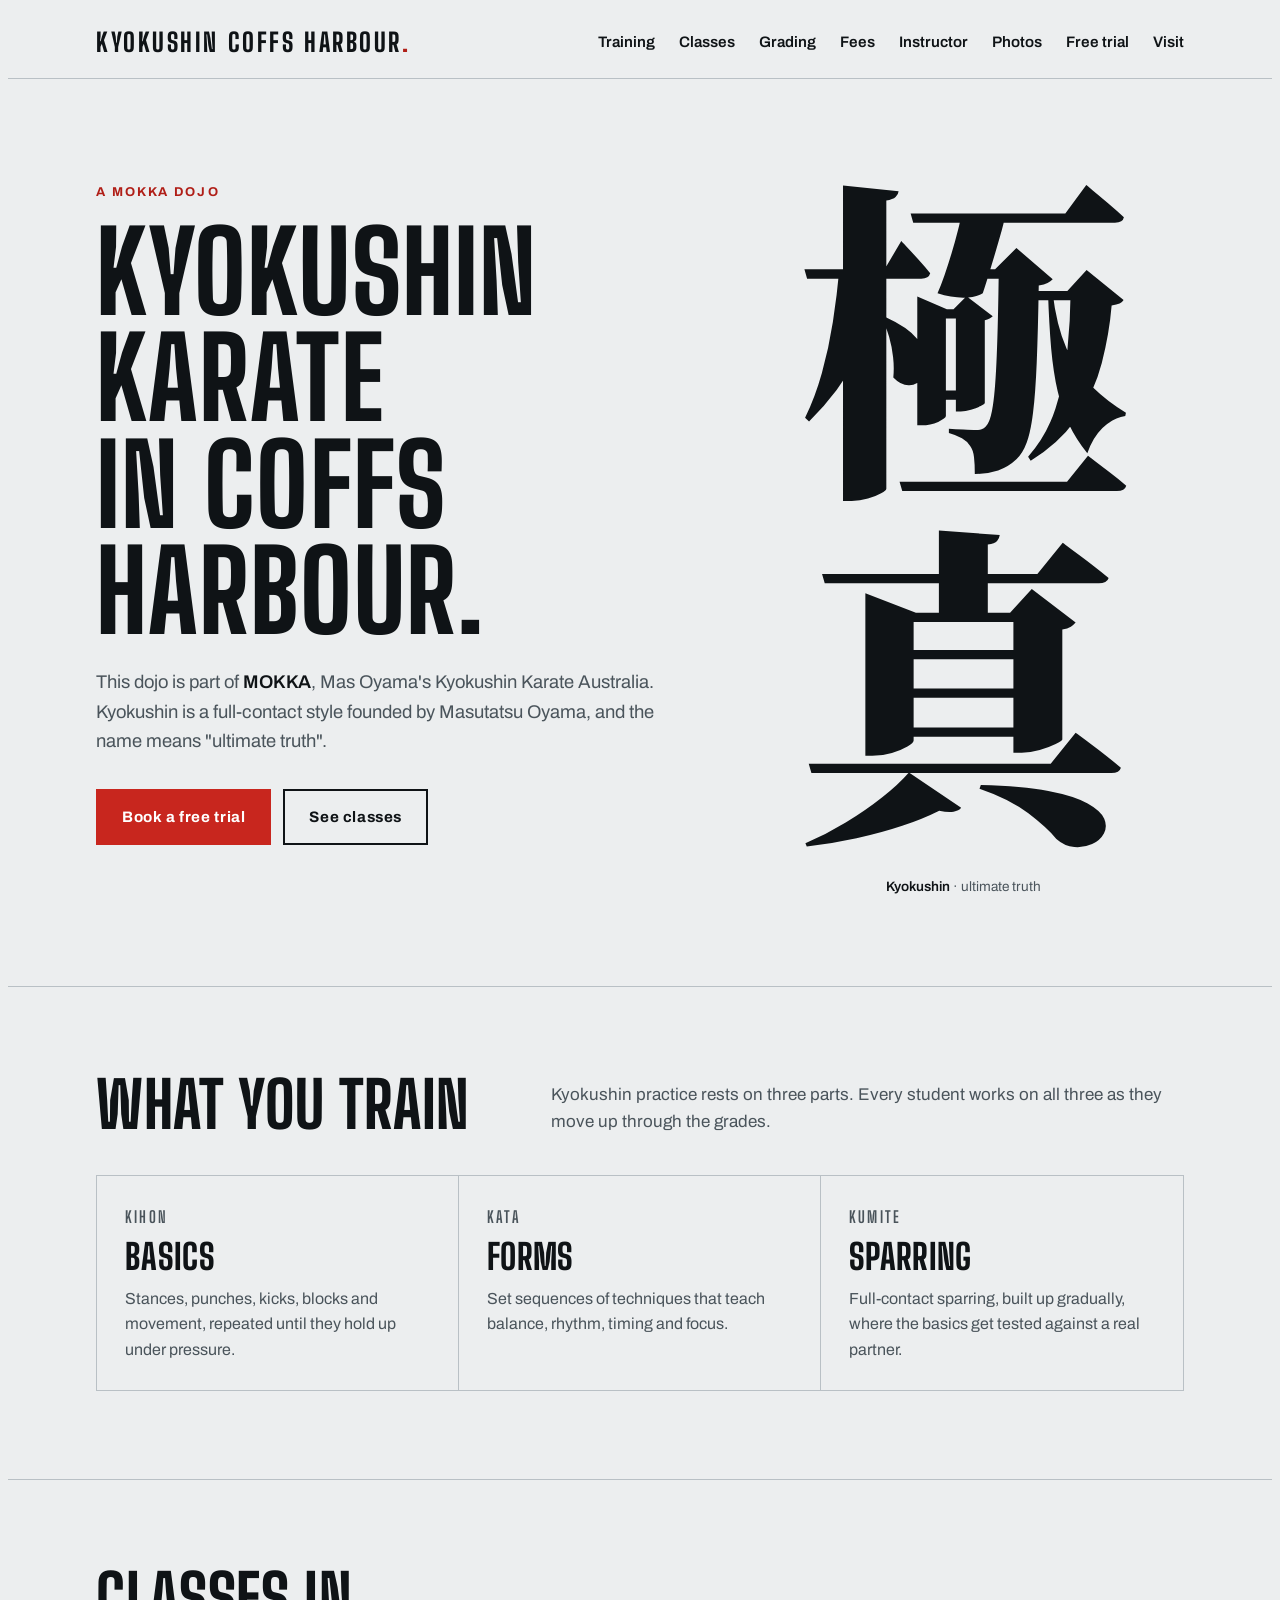
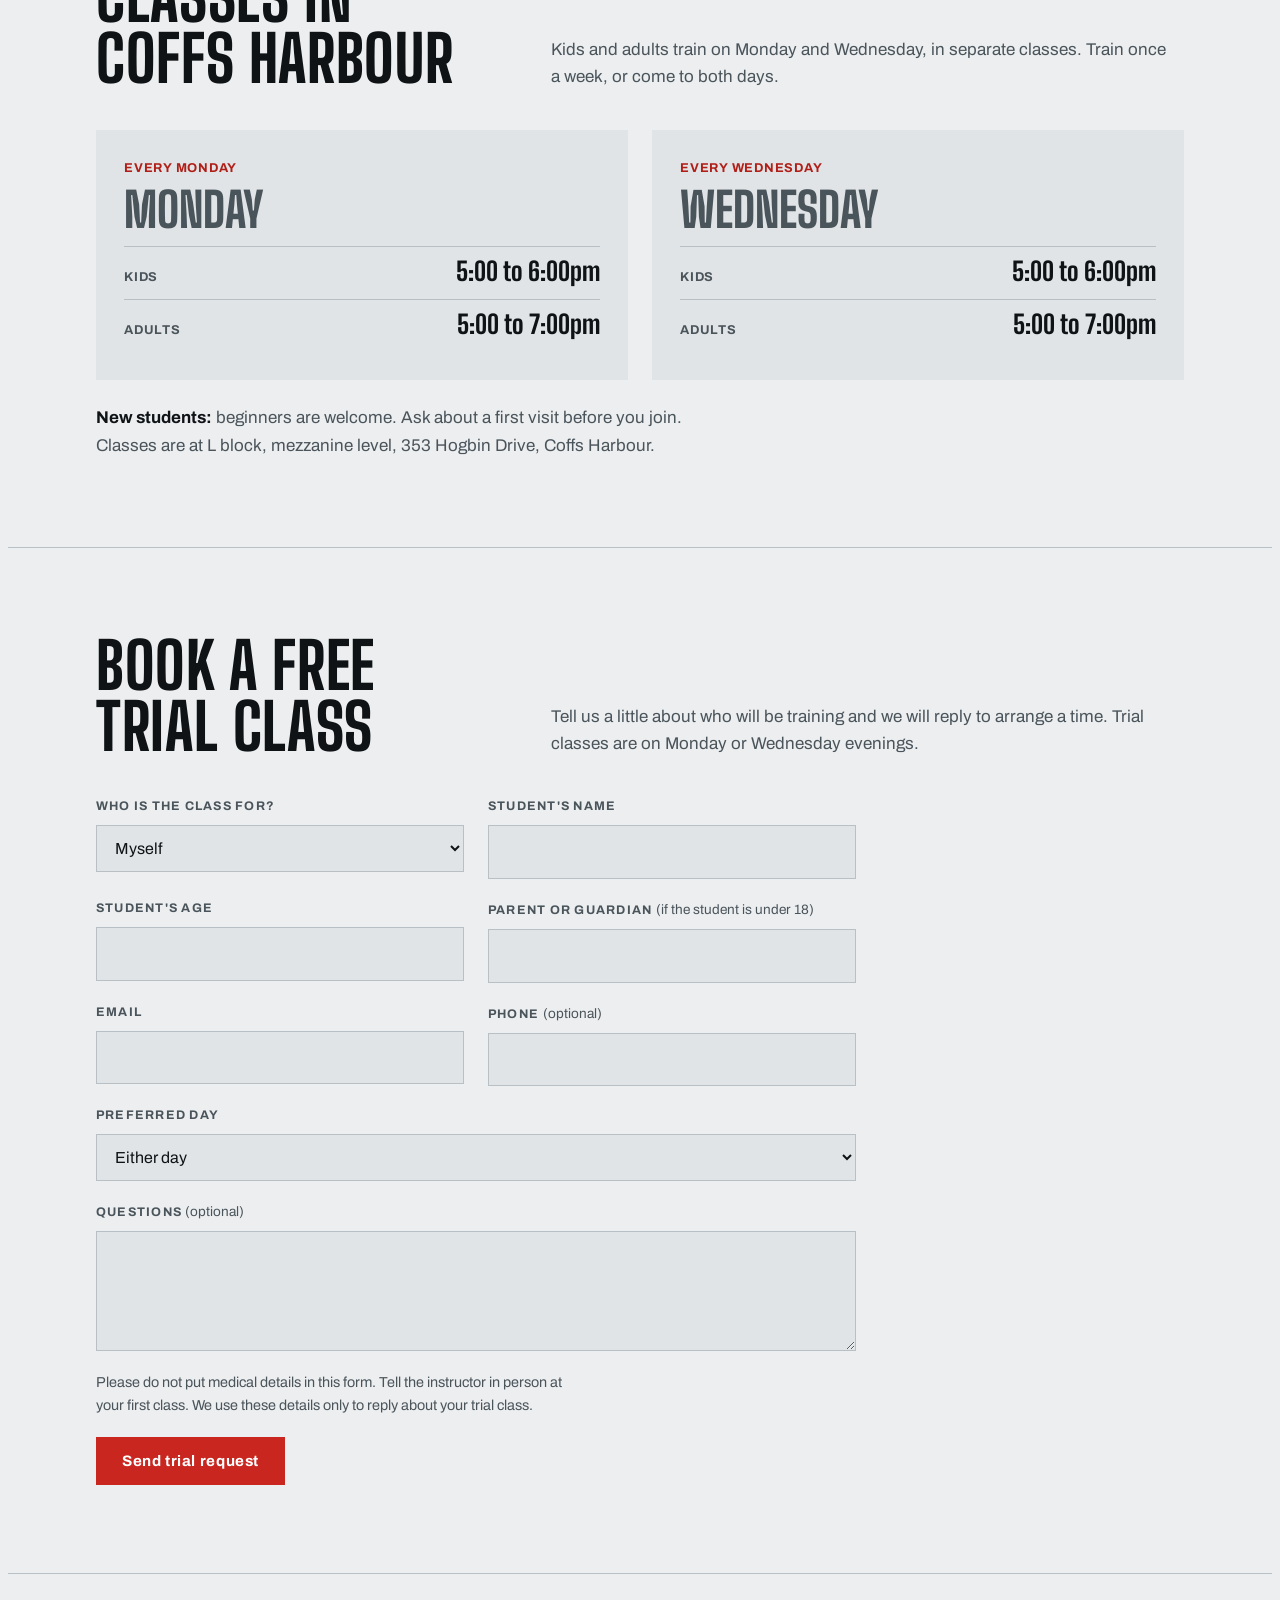
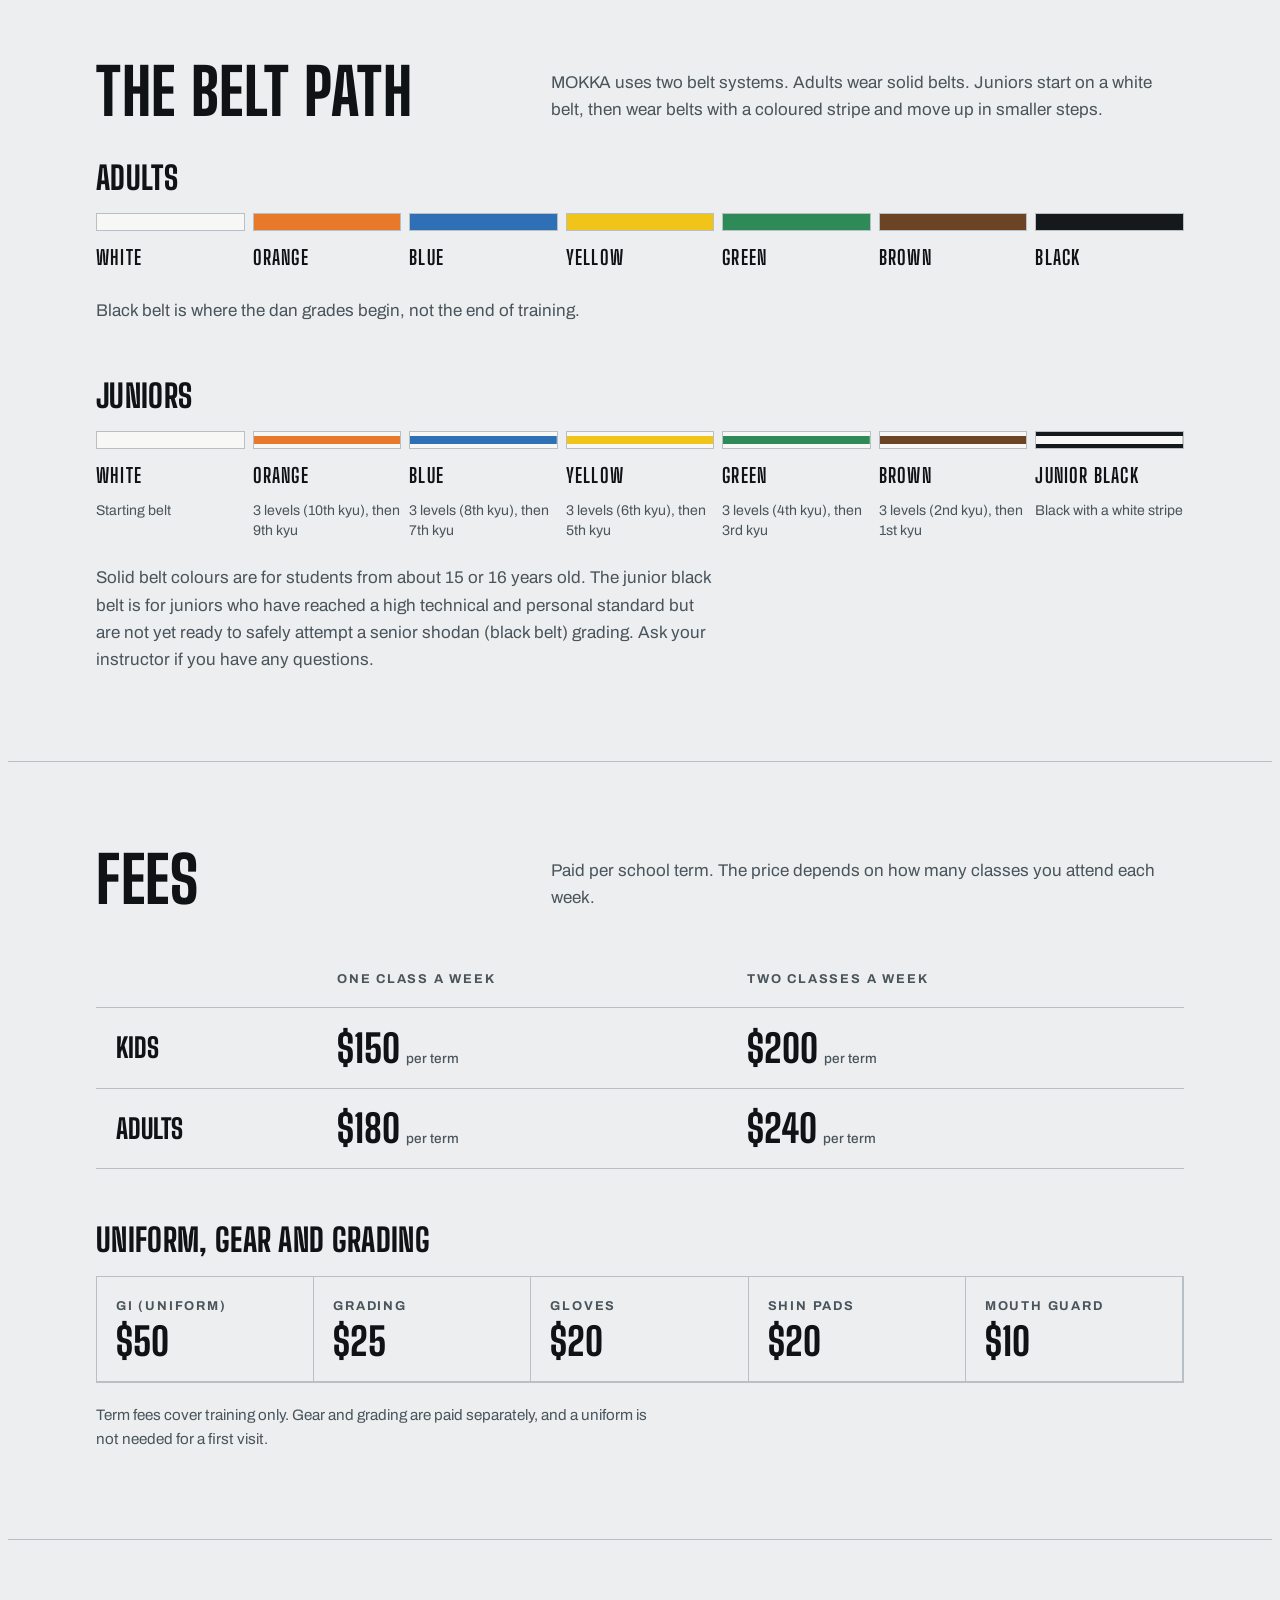
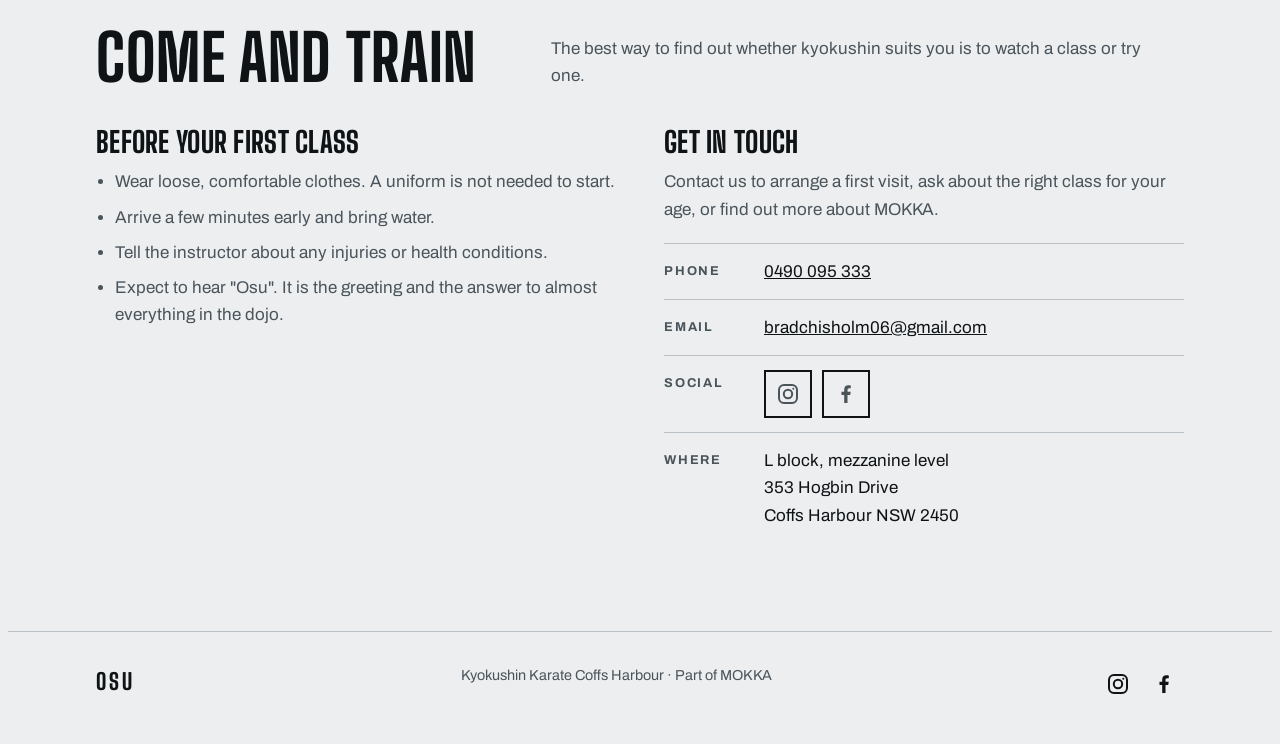
<file: index.html>
<!doctype html>
<html lang="en-AU">
<head>
<meta charset="utf-8">
<meta name="viewport" content="width=device-width, initial-scale=1, viewport-fit=cover">
<title>Kyokushin Karate Coffs Harbour</title>
<meta name="description" content="Kyokushin karate classes for kids and adults in Coffs Harbour. A MOKKA dojo. Book a free trial class.">
<meta name="claude:viewport-fit-sides" content="cover">
<link rel="preconnect" href="https://fonts.googleapis.com">
<link rel="preconnect" href="https://fonts.gstatic.com" crossorigin>
<link rel="stylesheet" href="https://fonts.googleapis.com/css2?family=Big+Shoulders+Display:wght@700;800&family=Archivo:wght@400;500;600;700&display=swap">
<link rel="stylesheet" href="https://fonts.googleapis.com/css2?family=Noto+Serif+JP:wght@900&text=%E6%A5%B5%E7%9C%9F&display=swap">
<link rel="stylesheet" href="style.css">
<script src="site.js"></script>
</head>
<body>
<header class="bar">
  <div class="wrap">
    <a class="mark" href="#top">Kyokushin Coffs Harbour<span>.</span></a>
    <nav aria-label="Main">
      <a href="#train">Training</a>
      <a href="#classes">Classes</a>
      <a href="#grading">Grading</a>
      <a href="#fees">Fees</a>
      <a href="about.html">Instructor</a>
      <a href="photos.html">Photos</a>
      <a href="#trial">Free trial</a>
      <a href="#visit">Visit</a>
    </nav>
  </div>
</header>

<main id="top">
  <div class="hero">
    <div class="wrap">
      <div>
        <p class="eyebrow">A MOKKA dojo</p>
        <h1>Kyokushin karate in Coffs Harbour.</h1>
        <p class="lede">This dojo is part of <strong>MOKKA</strong>, Mas Oyama's Kyokushin Karate Australia. Kyokushin is a full-contact style founded by Masutatsu Oyama, and the name means "ultimate truth".</p>
        <div class="actions">
          <a class="btn primary" href="#trial">Book a free trial</a>
          <a class="btn ghost" href="#classes">See classes</a>
        </div>
      </div>
      <div class="kanji" role="img" aria-label="Kyokushin written in Japanese: 極真">極真</div>
      <p class="kanji-caption"><b>Kyokushin</b> &middot; ultimate truth</p>
    </div>
  </div>

  <section id="train">
    <div class="wrap">
      <div class="section-head">
        <h2>What you train</h2>
        <p>Kyokushin practice rests on three parts. Every student works on all three as they move up through the grades.</p>
      </div>
      <div class="trio">
        <article>
          <p class="jp">Kihon</p>
          <h3>Basics</h3>
          <p>Stances, punches, kicks, blocks and movement, repeated until they hold up under pressure.</p>
        </article>
        <article>
          <p class="jp">Kata</p>
          <h3>Forms</h3>
          <p>Set sequences of techniques that teach balance, rhythm, timing and focus.</p>
        </article>
        <article>
          <p class="jp">Kumite</p>
          <h3>Sparring</h3>
          <p>Full-contact sparring, built up gradually, where the basics get tested against a real partner.</p>
        </article>
      </div>
    </div>
  </section>
  <section id="classes">
    <div class="wrap">
      <div class="section-head">
        <h2>Classes in Coffs Harbour</h2>
        <p>Kids and adults train on Monday and Wednesday, in separate classes. Train once a week, or come to both days.</p>
      </div>
      <div class="days">
        <article class="day">
          <p class="who">Every Monday</p>
          <p class="when">Monday</p>
          <ul class="times">
            <li><span>Kids</span><b>5:00 to 6:00pm</b></li>
            <li><span>Adults</span><b>5:00 to 7:00pm</b></li>
          </ul>
        </article>
        <article class="day">
          <p class="who">Every Wednesday</p>
          <p class="when">Wednesday</p>
          <ul class="times">
            <li><span>Kids</span><b>5:00 to 6:00pm</b></li>
            <li><span>Adults</span><b>5:00 to 7:00pm</b></li>
          </ul>
        </article>
      </div>
      <p class="where"><b>New students:</b> beginners are welcome. Ask about a first visit before you join. Classes are at L block, mezzanine level, 353 Hogbin Drive, Coffs Harbour.</p>
    </div>
  </section>
  <section id="trial">
    <div class="wrap">
      <div class="section-head">
        <h2>Book a free trial class</h2>
        <p>Tell us a little about who will be training and we will reply to arrange a time. Trial classes are on Monday or Wednesday evenings.</p>
      </div>
      <form class="trial-form" id="trial-form" name="trial" method="POST" data-netlify="true" netlify-honeypot="bot-field">
        <input type="hidden" name="form-name" value="trial">
        <input type="hidden" name="subject" value="New trial class request from the website">
        <p class="hp" aria-hidden="true"><label>Leave this empty: <input name="bot-field" type="text" tabindex="-1" autocomplete="off"></label></p>
        <div class="form-grid">
          <div class="field">
            <label for="who">Who is the class for?</label>
            <select id="who" name="who" required>
              <option value="Myself">Myself</option>
              <option value="My child">My child</option>
            </select>
          </div>
          <div class="field">
            <label for="student-name">Student's name</label>
            <input id="student-name" name="student-name" type="text" autocomplete="off" required>
          </div>
          <div class="field">
            <label for="age">Student's age</label>
            <input id="age" name="age" type="number" inputmode="numeric" min="1" max="99" required>
          </div>
          <div class="field">
            <label for="guardian-name">Parent or guardian <small>(if the student is under 18)</small></label>
            <input id="guardian-name" name="guardian-name" type="text" autocomplete="name">
          </div>
          <div class="field">
            <label for="email">Email</label>
            <input id="email" name="email" type="email" autocomplete="email" required>
          </div>
          <div class="field">
            <label for="phone">Phone <small>(optional)</small></label>
            <input id="phone" name="phone" type="tel" autocomplete="tel">
          </div>
          <div class="field wide">
            <label for="day">Preferred day</label>
            <select id="day" name="day">
              <option value="Either day">Either day</option>
              <option value="Monday">Monday</option>
              <option value="Wednesday">Wednesday</option>
            </select>
          </div>
          <div class="field wide">
            <label for="message">Questions <small>(optional)</small></label>
            <textarea id="message" name="message"></textarea>
          </div>
        </div>
        <p class="form-note">Please do not put medical details in this form. Tell the instructor in person at your first class. We use these details only to reply about your trial class.</p>
        <div class="form-actions">
          <button class="btn primary" type="submit">Send trial request</button>
          <p class="form-status" id="trial-status" role="status" aria-live="polite"></p>
        </div>
      </form>
    </div>
  </section>
  <section id="grading">
    <div class="wrap">
      <div class="section-head">
        <h2>The belt path</h2>
        <p>MOKKA uses two belt systems. Adults wear solid belts. Juniors start on a white belt, then wear belts with a coloured stripe and move up in smaller steps.</p>
      </div>
      <h3 class="ladder-title">Adults</h3>
      <ol class="ladder" aria-label="Adult belt order from white to black">
        <li style="--c: var(--belt-white)"><span class="tape"></span><span class="name">White</span></li>
        <li style="--c: var(--belt-orange)"><span class="tape"></span><span class="name">Orange</span></li>
        <li style="--c: var(--belt-blue)"><span class="tape"></span><span class="name">Blue</span></li>
        <li style="--c: var(--belt-yellow)"><span class="tape"></span><span class="name">Yellow</span></li>
        <li style="--c: var(--belt-green)"><span class="tape"></span><span class="name">Green</span></li>
        <li style="--c: var(--belt-brown)"><span class="tape"></span><span class="name">Brown</span></li>
        <li style="--c: var(--belt-black)"><span class="tape"></span><span class="name">Black</span></li>
      </ol>
      <p class="ladder-note">Black belt is where the dan grades begin, not the end of training.</p>

      <h3 class="ladder-title junior-title">Juniors</h3>
      <ol class="ladder junior" aria-label="Junior belt order from white to junior black belt">
        <li style="--c: var(--belt-white)"><span class="tape"></span><span class="name">White</span><span class="detail">Starting belt</span></li>
        <li style="--c: var(--belt-orange)"><span class="tape"></span><span class="name">Orange</span><span class="detail">3 levels (10th kyu), then 9th kyu</span></li>
        <li style="--c: var(--belt-blue)"><span class="tape"></span><span class="name">Blue</span><span class="detail">3 levels (8th kyu), then 7th kyu</span></li>
        <li style="--c: var(--belt-yellow)"><span class="tape"></span><span class="name">Yellow</span><span class="detail">3 levels (6th kyu), then 5th kyu</span></li>
        <li style="--c: var(--belt-green)"><span class="tape"></span><span class="name">Green</span><span class="detail">3 levels (4th kyu), then 3rd kyu</span></li>
        <li style="--c: var(--belt-brown)"><span class="tape"></span><span class="name">Brown</span><span class="detail">3 levels (2nd kyu), then 1st kyu</span></li>
        <li style="--c: var(--belt-white); --base: var(--belt-black)"><span class="tape"></span><span class="name">Junior black</span><span class="detail">Black with a white stripe</span></li>
      </ol>
      <p class="ladder-note">Solid belt colours are for students from about 15 or 16 years old. The junior black belt is for juniors who have reached a high technical and personal standard but are not yet ready to safely attempt a senior shodan (black belt) grading. Ask your instructor if you have any questions.</p>
    </div>
  </section>
  <section id="fees">
    <div class="wrap">
      <div class="section-head">
        <h2>Fees</h2>
        <p>Paid per school term. The price depends on how many classes you attend each week.</p>
      </div>
      <div class="fees-wrap">
        <table>
          <thead>
            <tr><th scope="col"></th><th scope="col">One class a week</th><th scope="col">Two classes a week</th></tr>
          </thead>
          <tbody>
            <tr><th scope="row">Kids</th><td>$150<small>per term</small></td><td>$200<small>per term</small></td></tr>
            <tr><th scope="row">Adults</th><td>$180<small>per term</small></td><td>$240<small>per term</small></td></tr>
          </tbody>
        </table>
      </div>
      <div class="extras">
        <h3>Uniform, gear and grading</h3>
        <dl>
          <div class="item"><dt>Gi (uniform)</dt><dd>$50</dd></div>
          <div class="item"><dt>Grading</dt><dd>$25</dd></div>
          <div class="item"><dt>Gloves</dt><dd>$20</dd></div>
          <div class="item"><dt>Shin pads</dt><dd>$20</dd></div>
          <div class="item"><dt>Mouth guard</dt><dd>$10</dd></div>
        </dl>
        <p class="fees-note">Term fees cover training only. Gear and grading are paid separately, and a uniform is not needed for a first visit.</p>
      </div>
    </div>
  </section>
  <section id="visit">
    <div class="wrap">
      <div class="section-head">
        <h2>Come and train</h2>
        <p>The best way to find out whether kyokushin suits you is to watch a class or try one.</p>
      </div>
      <div class="visit">
        <div>
          <h3>Before your first class</h3>
          <ul>
            <li>Wear loose, comfortable clothes. A uniform is not needed to start.</li>
            <li>Arrive a few minutes early and bring water.</li>
            <li>Tell the instructor about any injuries or health conditions.</li>
            <li>Expect to hear "Osu". It is the greeting and the answer to almost everything in the dojo.</li>
          </ul>
        </div>
        <div>
          <h3>Get in touch</h3>
          <p>Contact us to arrange a first visit, ask about the right class for your age, or find out more about MOKKA.</p>
          <ul class="contact-list">
            <li><span>Phone</span><a href="tel:0490095333">0490 095 333</a></li>
            <li><span>Email</span><a href="mailto:bradchisholm06@gmail.com">bradchisholm06@gmail.com</a></li>
            <li><span>Social</span><span class="social-links"><a class="btn ghost icon-btn" href="https://www.instagram.com/mokka.coffs.harbour/" target="_blank" rel="noopener" aria-label="Instagram" title="Instagram"><svg viewBox="0 0 24 24" width="24" height="24" fill="none" stroke="currentColor" stroke-width="2" stroke-linecap="round" stroke-linejoin="round" aria-hidden="true"><rect x="3" y="3" width="18" height="18" rx="5"/><circle cx="12" cy="12" r="4.2"/><circle cx="17.3" cy="6.7" r="1" fill="currentColor" stroke="none"/></svg></a><a class="btn ghost icon-btn" href="https://www.facebook.com/profile.php?id=61577713940890" target="_blank" rel="noopener" aria-label="Facebook" title="Facebook"><svg viewBox="0 0 24 24" width="24" height="24" fill="currentColor" aria-hidden="true"><path d="M13.5 21v-8h2.7l.5-3.2h-3.2V7.9c0-.9.4-1.7 1.8-1.7h1.5V3.4c-.3 0-1.3-.2-2.4-.2-2.6 0-4.2 1.5-4.2 4.3v2.3H7.5V13h2.7v8h3.3z"/></svg></a></span></li>
            <li><span>Where</span><address>L block, mezzanine level<br>353 Hogbin Drive<br>Coffs Harbour NSW 2450</address></li>
          </ul>
        </div>
      </div>
    </div>
  </section>
</main>

<footer>
  <div class="wrap">
    <span class="osu">Osu</span>
    <span>Kyokushin Karate Coffs Harbour &middot; Part of MOKKA</span>
    <span class="foot-social"><a class="foot-icon" href="https://www.instagram.com/mokka.coffs.harbour/" target="_blank" rel="noopener" aria-label="Instagram" title="Instagram"><svg viewBox="0 0 24 24" width="24" height="24" fill="none" stroke="currentColor" stroke-width="2" stroke-linecap="round" stroke-linejoin="round" aria-hidden="true"><rect x="3" y="3" width="18" height="18" rx="5"/><circle cx="12" cy="12" r="4.2"/><circle cx="17.3" cy="6.7" r="1" fill="currentColor" stroke="none"/></svg></a><a class="foot-icon" href="https://www.facebook.com/profile.php?id=61577713940890" target="_blank" rel="noopener" aria-label="Facebook" title="Facebook"><svg viewBox="0 0 24 24" width="24" height="24" fill="currentColor" aria-hidden="true"><path d="M13.5 21v-8h2.7l.5-3.2h-3.2V7.9c0-.9.4-1.7 1.8-1.7h1.5V3.4c-.3 0-1.3-.2-2.4-.2-2.6 0-4.2 1.5-4.2 4.3v2.3H7.5V13h2.7v8h3.3z"/></svg></a></span>
  </div>
</footer>
<script>
(function () {
  var form = document.getElementById('trial-form');
  var status = document.getElementById('trial-status');
  if (!form || !status) return;
  form.addEventListener('submit', function (e) {
    e.preventDefault();
    var btn = form.querySelector('button[type="submit"]');
    btn.disabled = true;
    status.className = 'form-status';
    status.textContent = 'Sending...';
    fetch('/', {
      method: 'POST',
      headers: { 'Content-Type': 'application/x-www-form-urlencoded' },
      body: new URLSearchParams(new FormData(form)).toString()
    }).then(function (res) {
      if (!res.ok) throw new Error('not ok');
      status.className = 'form-status ok';
      status.textContent = 'Thanks. We have your details and will reply by email or phone to arrange your trial class.';
      form.reset();
    }).catch(function () {
      status.className = 'form-status err';
      status.textContent = 'Sorry, that did not send. Please call 0490 095 333 or email bradchisholm06@gmail.com.';
    }).then(function () {
      btn.disabled = false;
    });
  });
})();
</script>
</body>
</html>
</file>
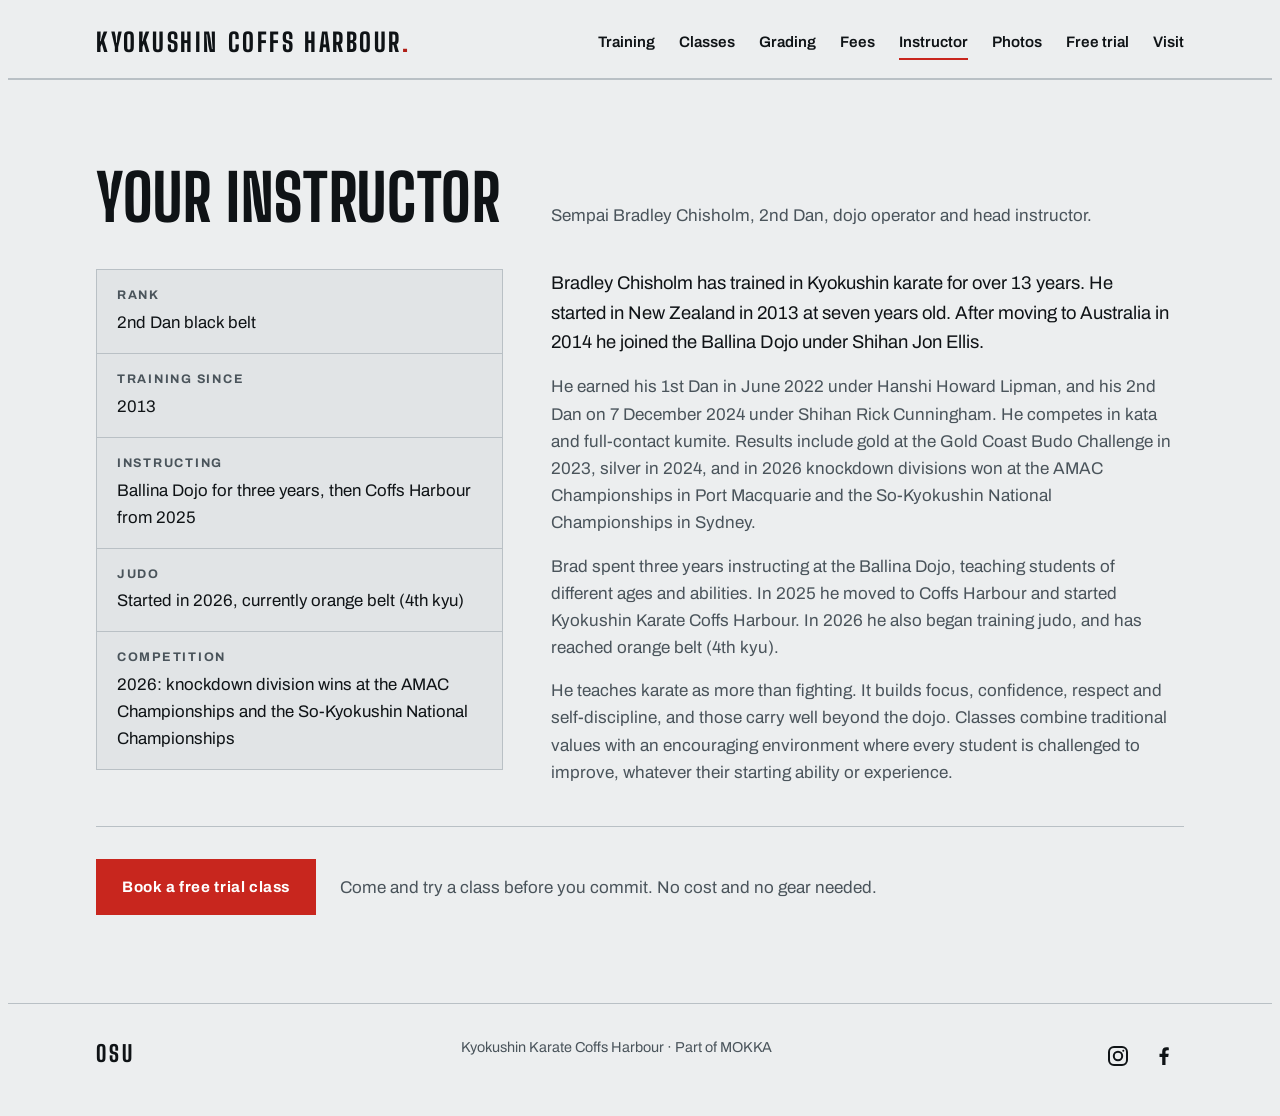
<file: about.html>
<!doctype html>
<html lang="en-AU">
<head>
<meta charset="utf-8">
<meta name="viewport" content="width=device-width, initial-scale=1, viewport-fit=cover">
<title>Your instructor | Kyokushin Karate Coffs Harbour</title>
<meta name="description" content="Meet Sempai Bradley Chisholm, 2nd Dan, head instructor at Kyokushin Karate Coffs Harbour.">
<meta name="claude:viewport-fit-sides" content="cover">
<link rel="preconnect" href="https://fonts.googleapis.com">
<link rel="preconnect" href="https://fonts.gstatic.com" crossorigin>
<link rel="stylesheet" href="https://fonts.googleapis.com/css2?family=Big+Shoulders+Display:wght@700;800&family=Archivo:wght@400;500;600;700&display=swap">
<link rel="stylesheet" href="https://fonts.googleapis.com/css2?family=Noto+Serif+JP:wght@900&text=%E6%A5%B5%E7%9C%9F&display=swap">
<link rel="stylesheet" href="style.css">
<script src="site.js"></script>
</head>
<body>
<header class="bar">
  <div class="wrap">
    <a class="mark" href="index.html">Kyokushin Coffs Harbour<span>.</span></a>
    <nav aria-label="Main">
      <a href="index.html#train">Training</a>
      <a href="index.html#classes">Classes</a>
      <a href="index.html#grading">Grading</a>
      <a href="index.html#fees">Fees</a>
      <a href="about.html" aria-current="page">Instructor</a>
      <a href="photos.html">Photos</a>
      <a href="index.html#trial">Free trial</a>
      <a href="index.html#visit">Visit</a>
    </nav>
  </div>
</header>

<main id="top">
  <section id="about">
    <div class="wrap">
      <div class="section-head">
        <h1>Your instructor</h1>
        <p>Sempai Bradley Chisholm, 2nd Dan, dojo operator and head instructor.</p>
      </div>
      <div class="about">
        <dl class="about-facts">
          <div><dt>Rank</dt><dd>2nd Dan black belt</dd></div>
          <div><dt>Training since</dt><dd>2013</dd></div>
          <div><dt>Instructing</dt><dd>Ballina Dojo for three years, then Coffs Harbour from 2025</dd></div>
          <div><dt>Judo</dt><dd>Started in 2026, currently orange belt (4th kyu)</dd></div>
          <div><dt>Competition</dt><dd>2026: knockdown division wins at the AMAC Championships and the So-Kyokushin National Championships</dd></div>
        </dl>
        <div class="about-text">
          <p>Bradley Chisholm has trained in Kyokushin karate for over 13 years. He started in New Zealand in 2013 at seven years old. After moving to Australia in 2014 he joined the Ballina Dojo under Shihan Jon Ellis.</p>
          <p>He earned his 1st Dan in June 2022 under Hanshi Howard Lipman, and his 2nd Dan on 7 December 2024 under Shihan Rick Cunningham. He competes in kata and full-contact kumite. Results include gold at the Gold Coast Budo Challenge in 2023, silver in 2024, and in 2026 knockdown divisions won at the AMAC Championships in Port Macquarie and the So-Kyokushin National Championships in Sydney.</p>
          <p>Brad spent three years instructing at the Ballina Dojo, teaching students of different ages and abilities. In 2025 he moved to Coffs Harbour and started Kyokushin Karate Coffs Harbour. In 2026 he also began training judo, and has reached orange belt (4th kyu).</p>
          <p>He teaches karate as more than fighting. It builds focus, confidence, respect and self-discipline, and those carry well beyond the dojo. Classes combine traditional values with an encouraging environment where every student is challenged to improve, whatever their starting ability or experience.</p>
        </div>
      </div>
      <div class="page-cta">
        <a class="btn primary" href="index.html#trial">Book a free trial class</a>
        <p>Come and try a class before you commit. No cost and no gear needed.</p>
      </div>
    </div>
  </section>
</main>

<footer>
  <div class="wrap">
    <span class="osu">Osu</span>
    <span>Kyokushin Karate Coffs Harbour &middot; Part of MOKKA</span>
    <span class="foot-social"><a class="foot-icon" href="https://www.instagram.com/mokka.coffs.harbour/" target="_blank" rel="noopener" aria-label="Instagram" title="Instagram"><svg viewBox="0 0 24 24" width="24" height="24" fill="none" stroke="currentColor" stroke-width="2" stroke-linecap="round" stroke-linejoin="round" aria-hidden="true"><rect x="3" y="3" width="18" height="18" rx="5"/><circle cx="12" cy="12" r="4.2"/><circle cx="17.3" cy="6.7" r="1" fill="currentColor" stroke="none"/></svg></a><a class="foot-icon" href="https://www.facebook.com/profile.php?id=61577713940890" target="_blank" rel="noopener" aria-label="Facebook" title="Facebook"><svg viewBox="0 0 24 24" width="24" height="24" fill="currentColor" aria-hidden="true"><path d="M13.5 21v-8h2.7l.5-3.2h-3.2V7.9c0-.9.4-1.7 1.8-1.7h1.5V3.4c-.3 0-1.3-.2-2.4-.2-2.6 0-4.2 1.5-4.2 4.3v2.3H7.5V13h2.7v8h3.3z"/></svg></a></span>
  </div>
</footer>
</body>
</html>
</file>
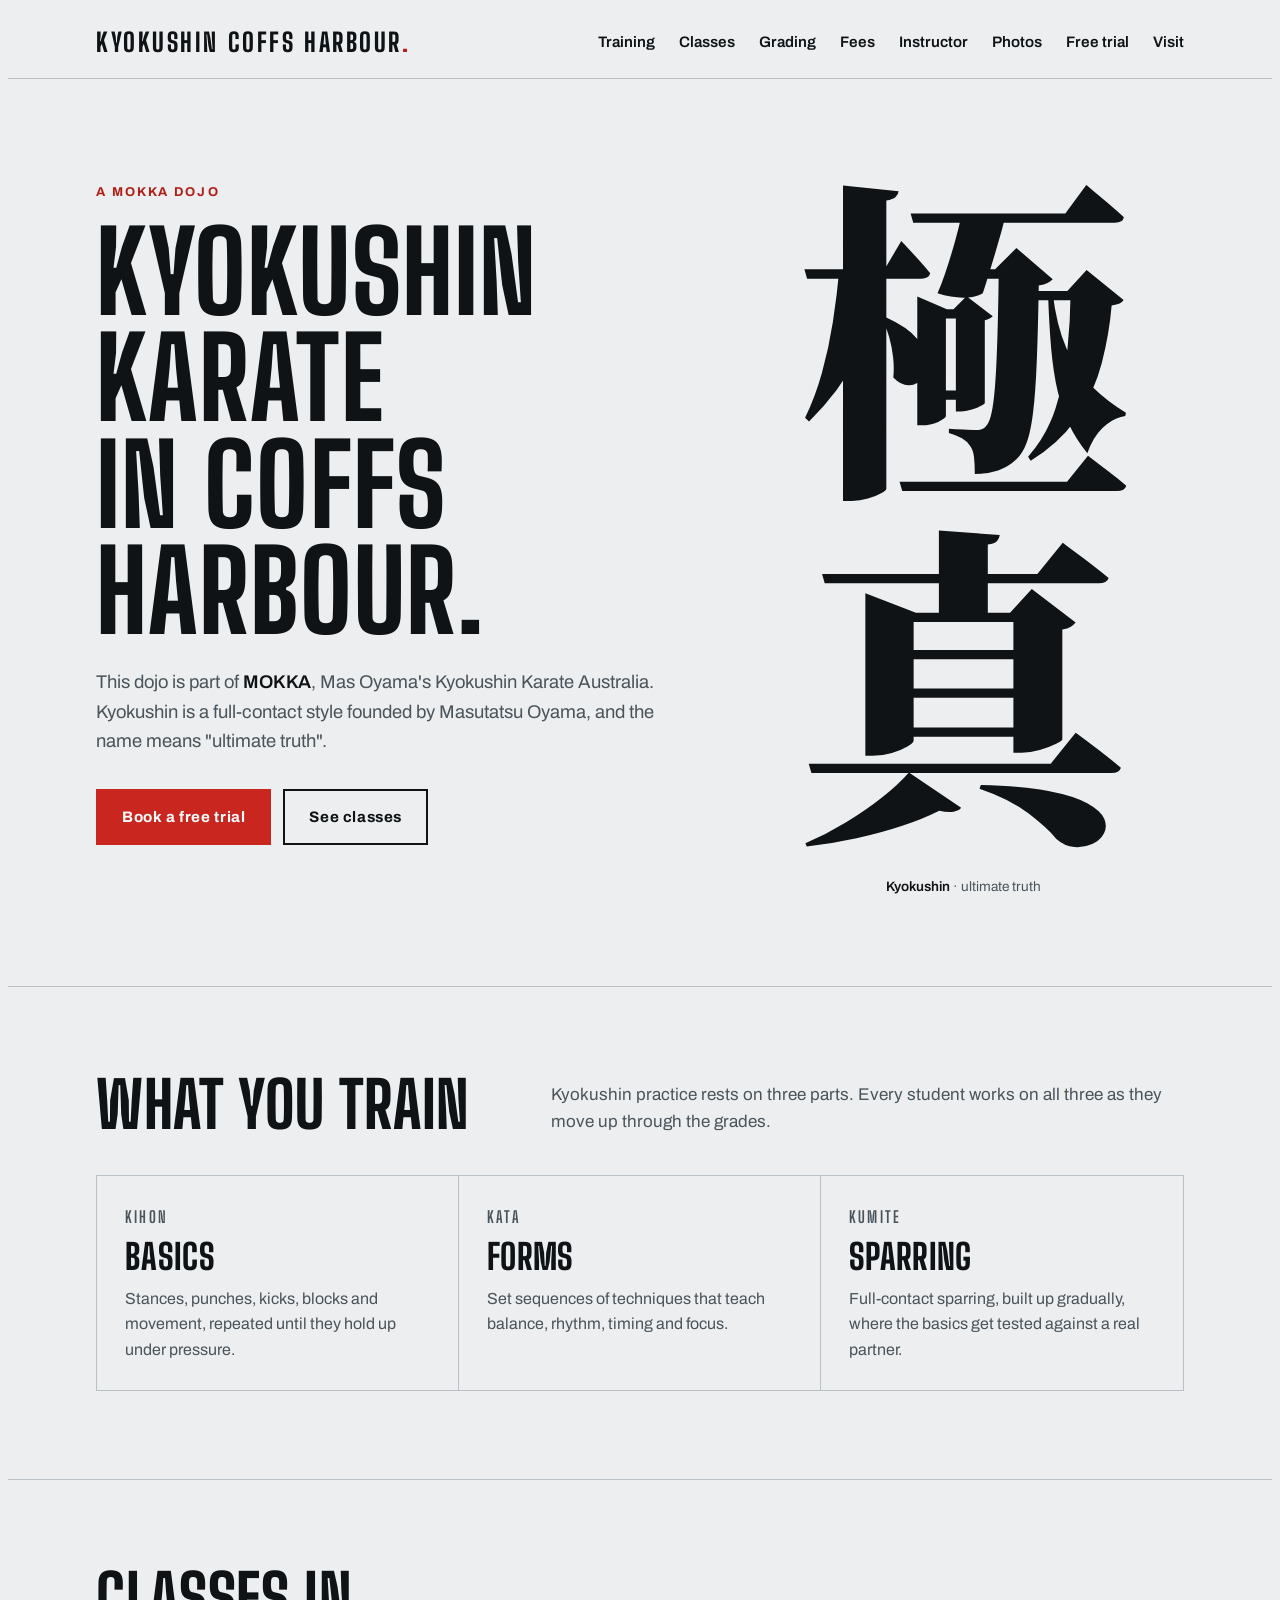
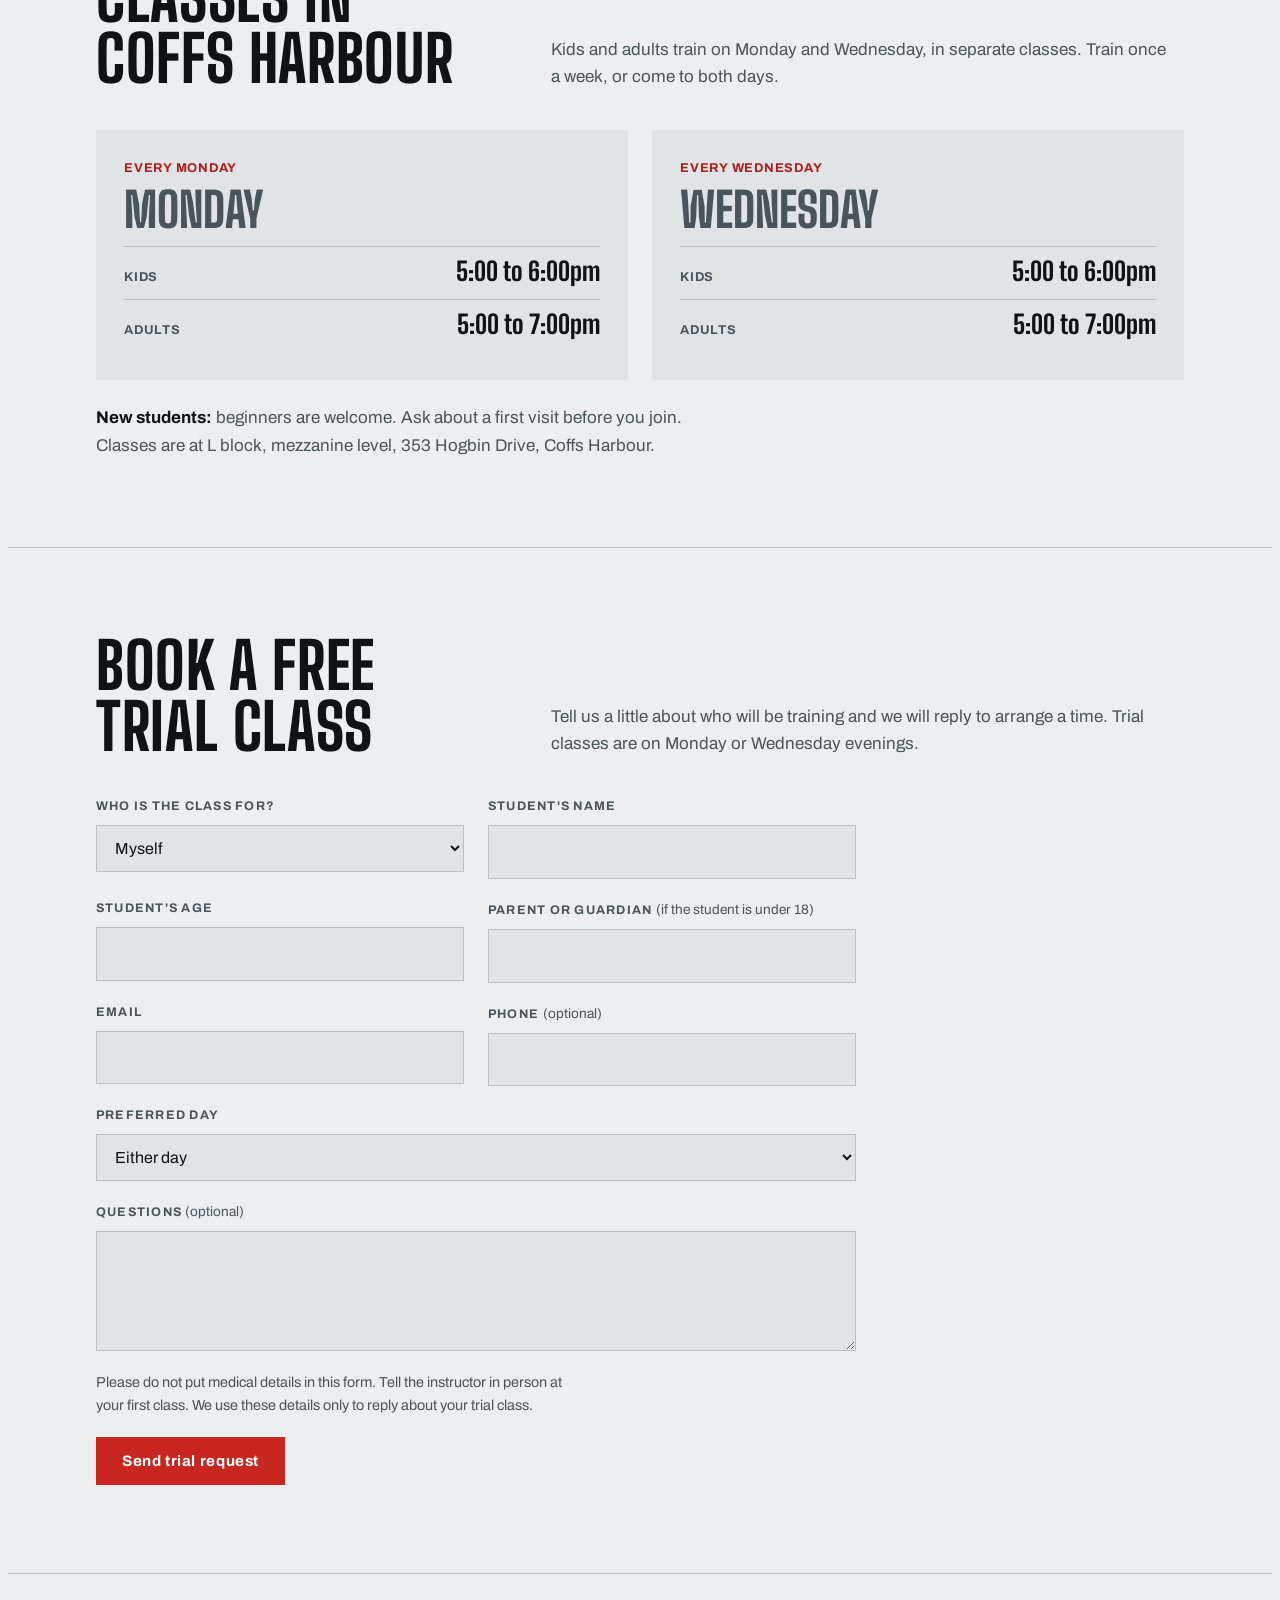
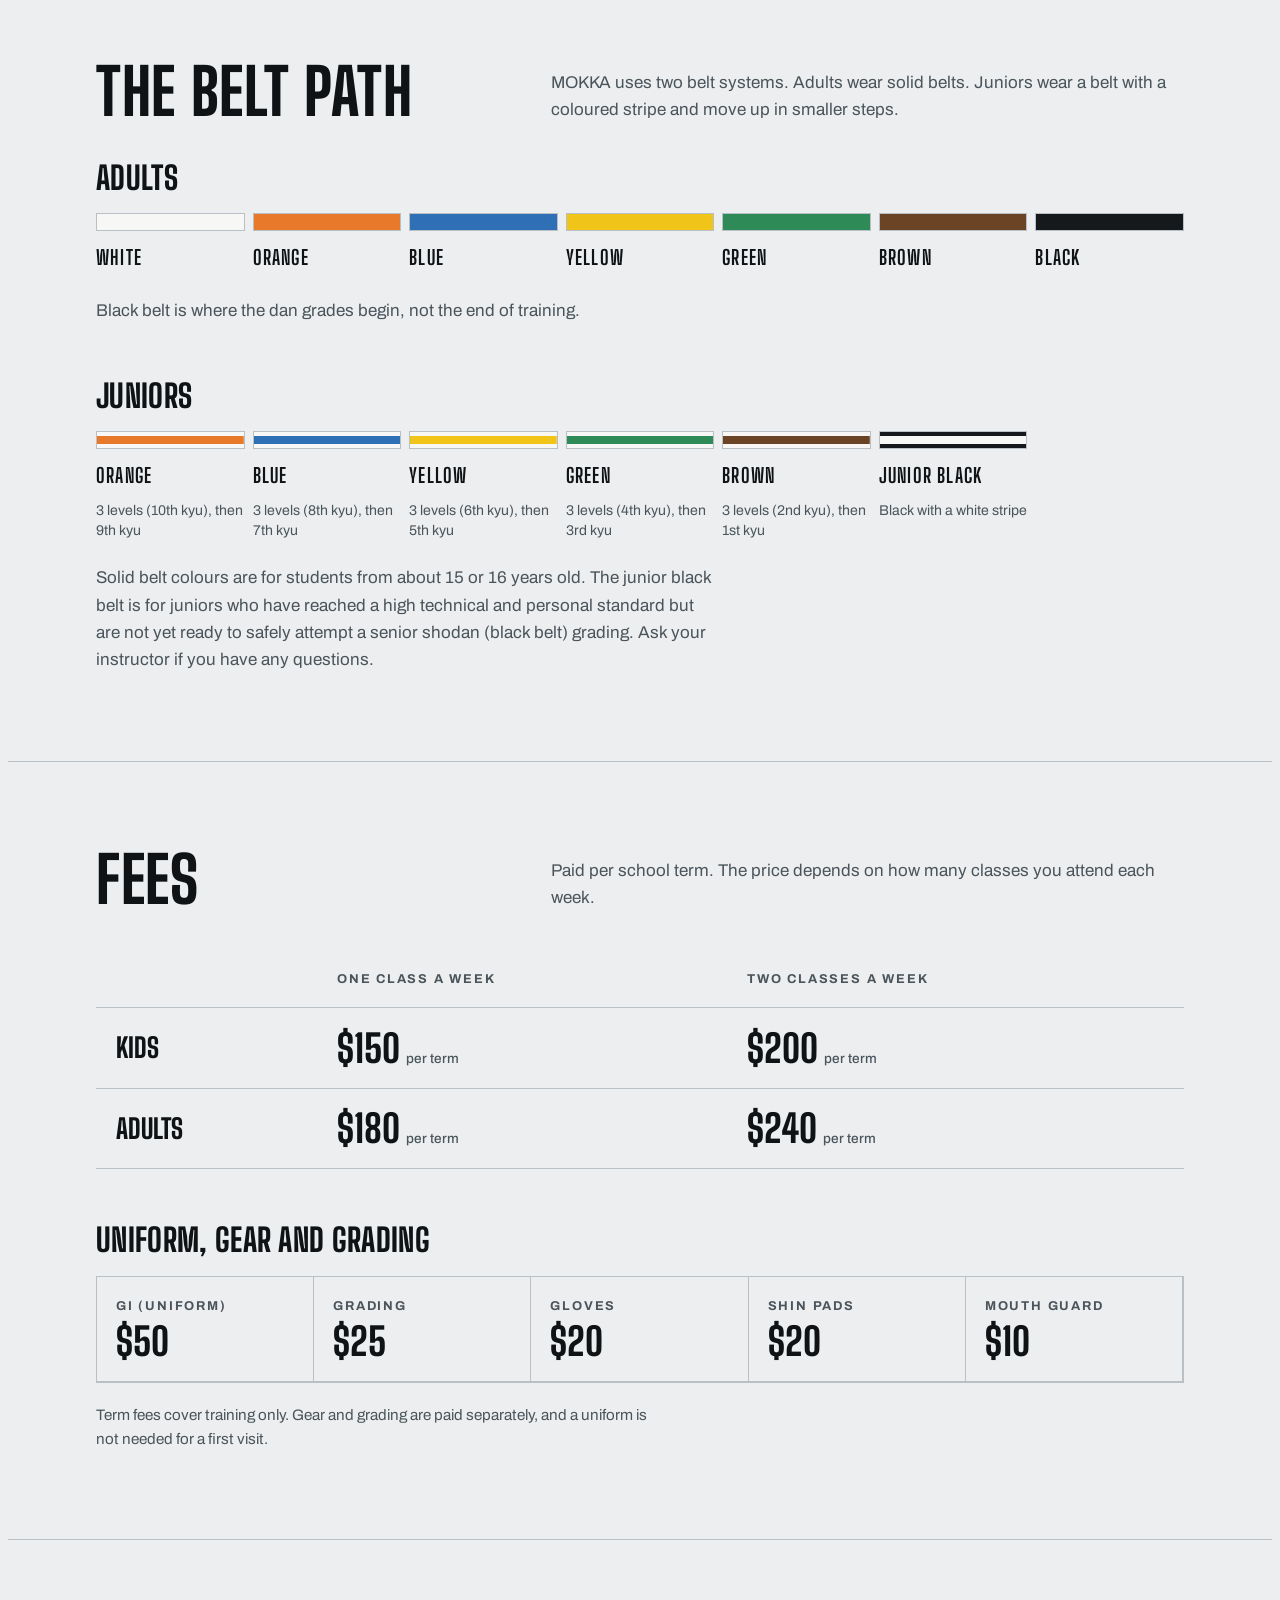
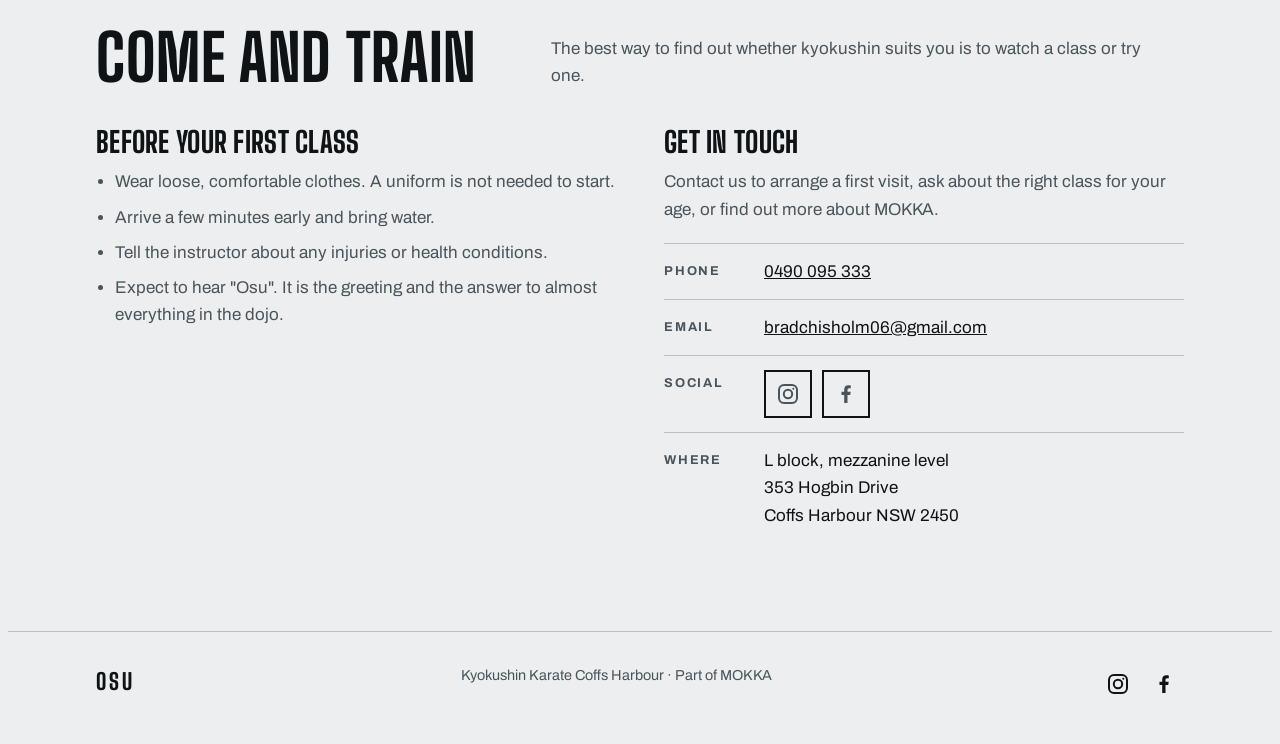
<file: index (2).html>
<!doctype html>
<html lang="en-AU">
<head>
<meta charset="utf-8">
<meta name="viewport" content="width=device-width, initial-scale=1, viewport-fit=cover">
<title>Kyokushin Karate Coffs Harbour</title>
<meta name="description" content="Kyokushin karate classes for kids and adults in Coffs Harbour. A MOKKA dojo. Book a free trial class.">
<meta name="claude:viewport-fit-sides" content="cover">
<link rel="preconnect" href="https://fonts.googleapis.com">
<link rel="preconnect" href="https://fonts.gstatic.com" crossorigin>
<link rel="stylesheet" href="https://fonts.googleapis.com/css2?family=Big+Shoulders+Display:wght@700;800&family=Archivo:wght@400;500;600;700&display=swap">
<link rel="stylesheet" href="https://fonts.googleapis.com/css2?family=Noto+Serif+JP:wght@900&text=%E6%A5%B5%E7%9C%9F&display=swap">
<link rel="stylesheet" href="style.css">
</head>
<body>
<header class="bar">
  <div class="wrap">
    <a class="mark" href="#top">Kyokushin Coffs Harbour<span>.</span></a>
    <nav aria-label="Main">
      <a href="#train">Training</a>
      <a href="#classes">Classes</a>
      <a href="#grading">Grading</a>
      <a href="#fees">Fees</a>
      <a href="about.html">Instructor</a>
      <a href="photos.html">Photos</a>
      <a href="#trial">Free trial</a>
      <a href="#visit">Visit</a>
    </nav>
  </div>
</header>

<main id="top">
  <div class="hero">
    <div class="wrap">
      <div>
        <p class="eyebrow">A MOKKA dojo</p>
        <h1>Kyokushin karate in Coffs Harbour.</h1>
        <p class="lede">This dojo is part of <strong>MOKKA</strong>, Mas Oyama's Kyokushin Karate Australia. Kyokushin is a full-contact style founded by Masutatsu Oyama, and the name means "ultimate truth".</p>
        <div class="actions">
          <a class="btn primary" href="#trial">Book a free trial</a>
          <a class="btn ghost" href="#classes">See classes</a>
        </div>
      </div>
      <div class="kanji" role="img" aria-label="Kyokushin written in Japanese: 極真">極真</div>
      <p class="kanji-caption"><b>Kyokushin</b> &middot; ultimate truth</p>
    </div>
  </div>

  <section id="train">
    <div class="wrap">
      <div class="section-head">
        <h2>What you train</h2>
        <p>Kyokushin practice rests on three parts. Every student works on all three as they move up through the grades.</p>
      </div>
      <div class="trio">
        <article>
          <p class="jp">Kihon</p>
          <h3>Basics</h3>
          <p>Stances, punches, kicks, blocks and movement, repeated until they hold up under pressure.</p>
        </article>
        <article>
          <p class="jp">Kata</p>
          <h3>Forms</h3>
          <p>Set sequences of techniques that teach balance, rhythm, timing and focus.</p>
        </article>
        <article>
          <p class="jp">Kumite</p>
          <h3>Sparring</h3>
          <p>Full-contact sparring, built up gradually, where the basics get tested against a real partner.</p>
        </article>
      </div>
    </div>
  </section>
  <section id="classes">
    <div class="wrap">
      <div class="section-head">
        <h2>Classes in Coffs Harbour</h2>
        <p>Kids and adults train on Monday and Wednesday, in separate classes. Train once a week, or come to both days.</p>
      </div>
      <div class="days">
        <article class="day">
          <p class="who">Every Monday</p>
          <p class="when">Monday</p>
          <ul class="times">
            <li><span>Kids</span><b>5:00 to 6:00pm</b></li>
            <li><span>Adults</span><b>5:00 to 7:00pm</b></li>
          </ul>
        </article>
        <article class="day">
          <p class="who">Every Wednesday</p>
          <p class="when">Wednesday</p>
          <ul class="times">
            <li><span>Kids</span><b>5:00 to 6:00pm</b></li>
            <li><span>Adults</span><b>5:00 to 7:00pm</b></li>
          </ul>
        </article>
      </div>
      <p class="where"><b>New students:</b> beginners are welcome. Ask about a first visit before you join. Classes are at L block, mezzanine level, 353 Hogbin Drive, Coffs Harbour.</p>
    </div>
  </section>
  <section id="trial">
    <div class="wrap">
      <div class="section-head">
        <h2>Book a free trial class</h2>
        <p>Tell us a little about who will be training and we will reply to arrange a time. Trial classes are on Monday or Wednesday evenings.</p>
      </div>
      <form class="trial-form" id="trial-form" name="trial" method="POST" data-netlify="true" netlify-honeypot="bot-field">
        <input type="hidden" name="form-name" value="trial">
        <input type="hidden" name="subject" value="New trial class request from the website">
        <p class="hp" aria-hidden="true"><label>Leave this empty: <input name="bot-field" type="text" tabindex="-1" autocomplete="off"></label></p>
        <div class="form-grid">
          <div class="field">
            <label for="who">Who is the class for?</label>
            <select id="who" name="who" required>
              <option value="Myself">Myself</option>
              <option value="My child">My child</option>
            </select>
          </div>
          <div class="field">
            <label for="student-name">Student's name</label>
            <input id="student-name" name="student-name" type="text" autocomplete="off" required>
          </div>
          <div class="field">
            <label for="age">Student's age</label>
            <input id="age" name="age" type="number" inputmode="numeric" min="1" max="99" required>
          </div>
          <div class="field">
            <label for="guardian-name">Parent or guardian <small>(if the student is under 18)</small></label>
            <input id="guardian-name" name="guardian-name" type="text" autocomplete="name">
          </div>
          <div class="field">
            <label for="email">Email</label>
            <input id="email" name="email" type="email" autocomplete="email" required>
          </div>
          <div class="field">
            <label for="phone">Phone <small>(optional)</small></label>
            <input id="phone" name="phone" type="tel" autocomplete="tel">
          </div>
          <div class="field wide">
            <label for="day">Preferred day</label>
            <select id="day" name="day">
              <option value="Either day">Either day</option>
              <option value="Monday">Monday</option>
              <option value="Wednesday">Wednesday</option>
            </select>
          </div>
          <div class="field wide">
            <label for="message">Questions <small>(optional)</small></label>
            <textarea id="message" name="message"></textarea>
          </div>
        </div>
        <p class="form-note">Please do not put medical details in this form. Tell the instructor in person at your first class. We use these details only to reply about your trial class.</p>
        <div class="form-actions">
          <button class="btn primary" type="submit">Send trial request</button>
          <p class="form-status" id="trial-status" role="status" aria-live="polite"></p>
        </div>
      </form>
    </div>
  </section>
  <section id="grading">
    <div class="wrap">
      <div class="section-head">
        <h2>The belt path</h2>
        <p>MOKKA uses two belt systems. Adults wear solid belts. Juniors wear a belt with a coloured stripe and move up in smaller steps.</p>
      </div>
      <h3 class="ladder-title">Adults</h3>
      <ol class="ladder" aria-label="Adult belt order from white to black">
        <li style="--c: var(--belt-white)"><span class="tape"></span><span class="name">White</span></li>
        <li style="--c: var(--belt-orange)"><span class="tape"></span><span class="name">Orange</span></li>
        <li style="--c: var(--belt-blue)"><span class="tape"></span><span class="name">Blue</span></li>
        <li style="--c: var(--belt-yellow)"><span class="tape"></span><span class="name">Yellow</span></li>
        <li style="--c: var(--belt-green)"><span class="tape"></span><span class="name">Green</span></li>
        <li style="--c: var(--belt-brown)"><span class="tape"></span><span class="name">Brown</span></li>
        <li style="--c: var(--belt-black)"><span class="tape"></span><span class="name">Black</span></li>
      </ol>
      <p class="ladder-note">Black belt is where the dan grades begin, not the end of training.</p>

      <h3 class="ladder-title junior-title">Juniors</h3>
      <ol class="ladder junior" aria-label="Junior belt order from orange to junior black belt">
        <li style="--c: var(--belt-orange)"><span class="tape"></span><span class="name">Orange</span><span class="detail">3 levels (10th kyu), then 9th kyu</span></li>
        <li style="--c: var(--belt-blue)"><span class="tape"></span><span class="name">Blue</span><span class="detail">3 levels (8th kyu), then 7th kyu</span></li>
        <li style="--c: var(--belt-yellow)"><span class="tape"></span><span class="name">Yellow</span><span class="detail">3 levels (6th kyu), then 5th kyu</span></li>
        <li style="--c: var(--belt-green)"><span class="tape"></span><span class="name">Green</span><span class="detail">3 levels (4th kyu), then 3rd kyu</span></li>
        <li style="--c: var(--belt-brown)"><span class="tape"></span><span class="name">Brown</span><span class="detail">3 levels (2nd kyu), then 1st kyu</span></li>
        <li style="--c: var(--belt-white); --base: var(--belt-black)"><span class="tape"></span><span class="name">Junior black</span><span class="detail">Black with a white stripe</span></li>
      </ol>
      <p class="ladder-note">Solid belt colours are for students from about 15 or 16 years old. The junior black belt is for juniors who have reached a high technical and personal standard but are not yet ready to safely attempt a senior shodan (black belt) grading. Ask your instructor if you have any questions.</p>
    </div>
  </section>
  <section id="fees">
    <div class="wrap">
      <div class="section-head">
        <h2>Fees</h2>
        <p>Paid per school term. The price depends on how many classes you attend each week.</p>
      </div>
      <div class="fees-wrap">
        <table>
          <thead>
            <tr><th scope="col"></th><th scope="col">One class a week</th><th scope="col">Two classes a week</th></tr>
          </thead>
          <tbody>
            <tr><th scope="row">Kids</th><td>$150<small>per term</small></td><td>$200<small>per term</small></td></tr>
            <tr><th scope="row">Adults</th><td>$180<small>per term</small></td><td>$240<small>per term</small></td></tr>
          </tbody>
        </table>
      </div>
      <div class="extras">
        <h3>Uniform, gear and grading</h3>
        <dl>
          <div class="item"><dt>Gi (uniform)</dt><dd>$50</dd></div>
          <div class="item"><dt>Grading</dt><dd>$25</dd></div>
          <div class="item"><dt>Gloves</dt><dd>$20</dd></div>
          <div class="item"><dt>Shin pads</dt><dd>$20</dd></div>
          <div class="item"><dt>Mouth guard</dt><dd>$10</dd></div>
        </dl>
        <p class="fees-note">Term fees cover training only. Gear and grading are paid separately, and a uniform is not needed for a first visit.</p>
      </div>
    </div>
  </section>
  <section id="visit">
    <div class="wrap">
      <div class="section-head">
        <h2>Come and train</h2>
        <p>The best way to find out whether kyokushin suits you is to watch a class or try one.</p>
      </div>
      <div class="visit">
        <div>
          <h3>Before your first class</h3>
          <ul>
            <li>Wear loose, comfortable clothes. A uniform is not needed to start.</li>
            <li>Arrive a few minutes early and bring water.</li>
            <li>Tell the instructor about any injuries or health conditions.</li>
            <li>Expect to hear "Osu". It is the greeting and the answer to almost everything in the dojo.</li>
          </ul>
        </div>
        <div>
          <h3>Get in touch</h3>
          <p>Contact us to arrange a first visit, ask about the right class for your age, or find out more about MOKKA.</p>
          <ul class="contact-list">
            <li><span>Phone</span><a href="tel:0490095333">0490 095 333</a></li>
            <li><span>Email</span><a href="mailto:bradchisholm06@gmail.com">bradchisholm06@gmail.com</a></li>
            <li><span>Social</span><span class="social-links"><a class="btn ghost icon-btn" href="https://www.instagram.com/mokka.coffs.harbour/" target="_blank" rel="noopener" aria-label="Instagram" title="Instagram"><svg viewBox="0 0 24 24" width="24" height="24" fill="none" stroke="currentColor" stroke-width="2" stroke-linecap="round" stroke-linejoin="round" aria-hidden="true"><rect x="3" y="3" width="18" height="18" rx="5"/><circle cx="12" cy="12" r="4.2"/><circle cx="17.3" cy="6.7" r="1" fill="currentColor" stroke="none"/></svg></a><a class="btn ghost icon-btn" href="https://www.facebook.com/profile.php?id=61577713940890" target="_blank" rel="noopener" aria-label="Facebook" title="Facebook"><svg viewBox="0 0 24 24" width="24" height="24" fill="currentColor" aria-hidden="true"><path d="M13.5 21v-8h2.7l.5-3.2h-3.2V7.9c0-.9.4-1.7 1.8-1.7h1.5V3.4c-.3 0-1.3-.2-2.4-.2-2.6 0-4.2 1.5-4.2 4.3v2.3H7.5V13h2.7v8h3.3z"/></svg></a></span></li>
            <li><span>Where</span><address>L block, mezzanine level<br>353 Hogbin Drive<br>Coffs Harbour NSW 2450</address></li>
          </ul>
        </div>
      </div>
    </div>
  </section>
</main>

<footer>
  <div class="wrap">
    <span class="osu">Osu</span>
    <span>Kyokushin Karate Coffs Harbour &middot; Part of MOKKA</span>
    <span class="foot-social"><a class="foot-icon" href="https://www.instagram.com/mokka.coffs.harbour/" target="_blank" rel="noopener" aria-label="Instagram" title="Instagram"><svg viewBox="0 0 24 24" width="24" height="24" fill="none" stroke="currentColor" stroke-width="2" stroke-linecap="round" stroke-linejoin="round" aria-hidden="true"><rect x="3" y="3" width="18" height="18" rx="5"/><circle cx="12" cy="12" r="4.2"/><circle cx="17.3" cy="6.7" r="1" fill="currentColor" stroke="none"/></svg></a><a class="foot-icon" href="https://www.facebook.com/profile.php?id=61577713940890" target="_blank" rel="noopener" aria-label="Facebook" title="Facebook"><svg viewBox="0 0 24 24" width="24" height="24" fill="currentColor" aria-hidden="true"><path d="M13.5 21v-8h2.7l.5-3.2h-3.2V7.9c0-.9.4-1.7 1.8-1.7h1.5V3.4c-.3 0-1.3-.2-2.4-.2-2.6 0-4.2 1.5-4.2 4.3v2.3H7.5V13h2.7v8h3.3z"/></svg></a></span>
  </div>
</footer>
<script>
(function () {
  var form = document.getElementById('trial-form');
  var status = document.getElementById('trial-status');
  if (!form || !status) return;
  form.addEventListener('submit', function (e) {
    e.preventDefault();
    var btn = form.querySelector('button[type="submit"]');
    btn.disabled = true;
    status.className = 'form-status';
    status.textContent = 'Sending...';
    fetch('/', {
      method: 'POST',
      headers: { 'Content-Type': 'application/x-www-form-urlencoded' },
      body: new URLSearchParams(new FormData(form)).toString()
    }).then(function (res) {
      if (!res.ok) throw new Error('not ok');
      status.className = 'form-status ok';
      status.textContent = 'Thanks. We have your details and will reply by email or phone to arrange your trial class.';
      form.reset();
    }).catch(function () {
      status.className = 'form-status err';
      status.textContent = 'Sorry, that did not send. Please call 0490 095 333 or email bradchisholm06@gmail.com.';
    }).then(function () {
      btn.disabled = false;
    });
  });
})();
</script>
</body>
</html>
</file>
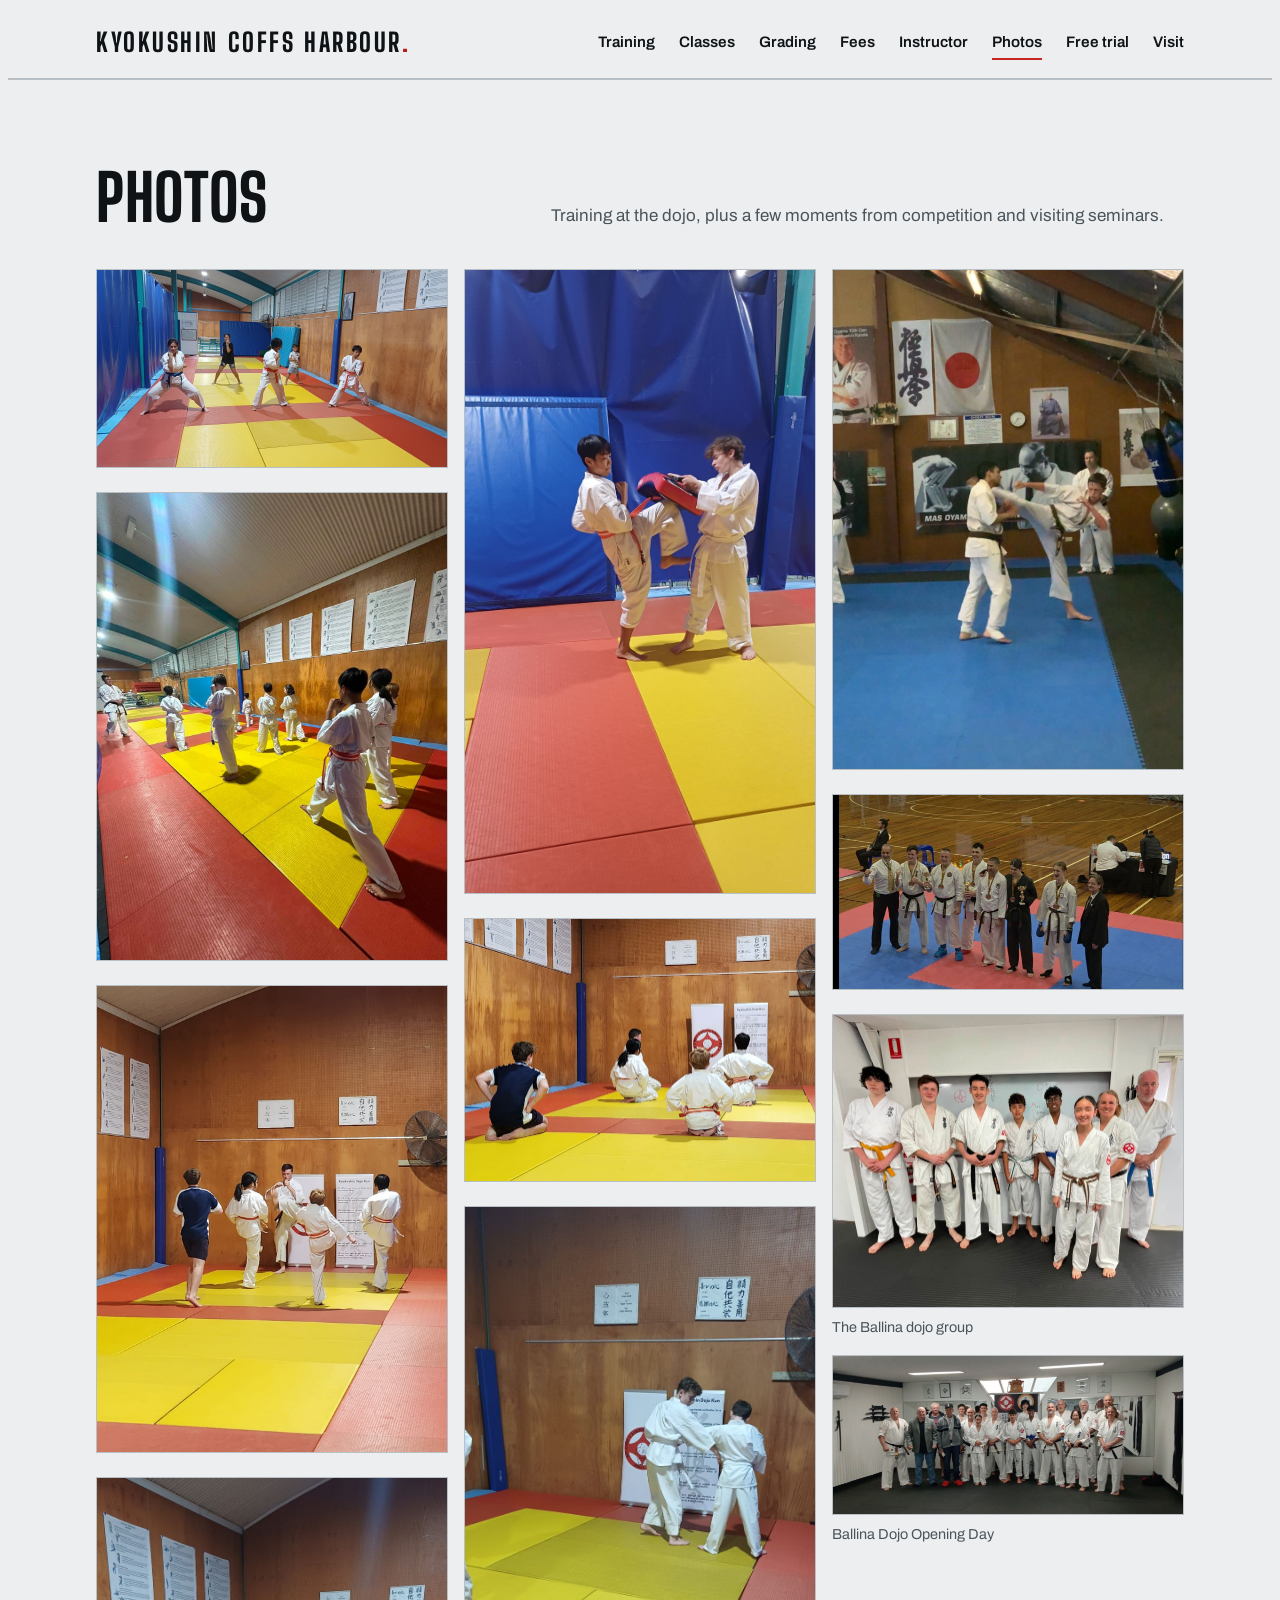
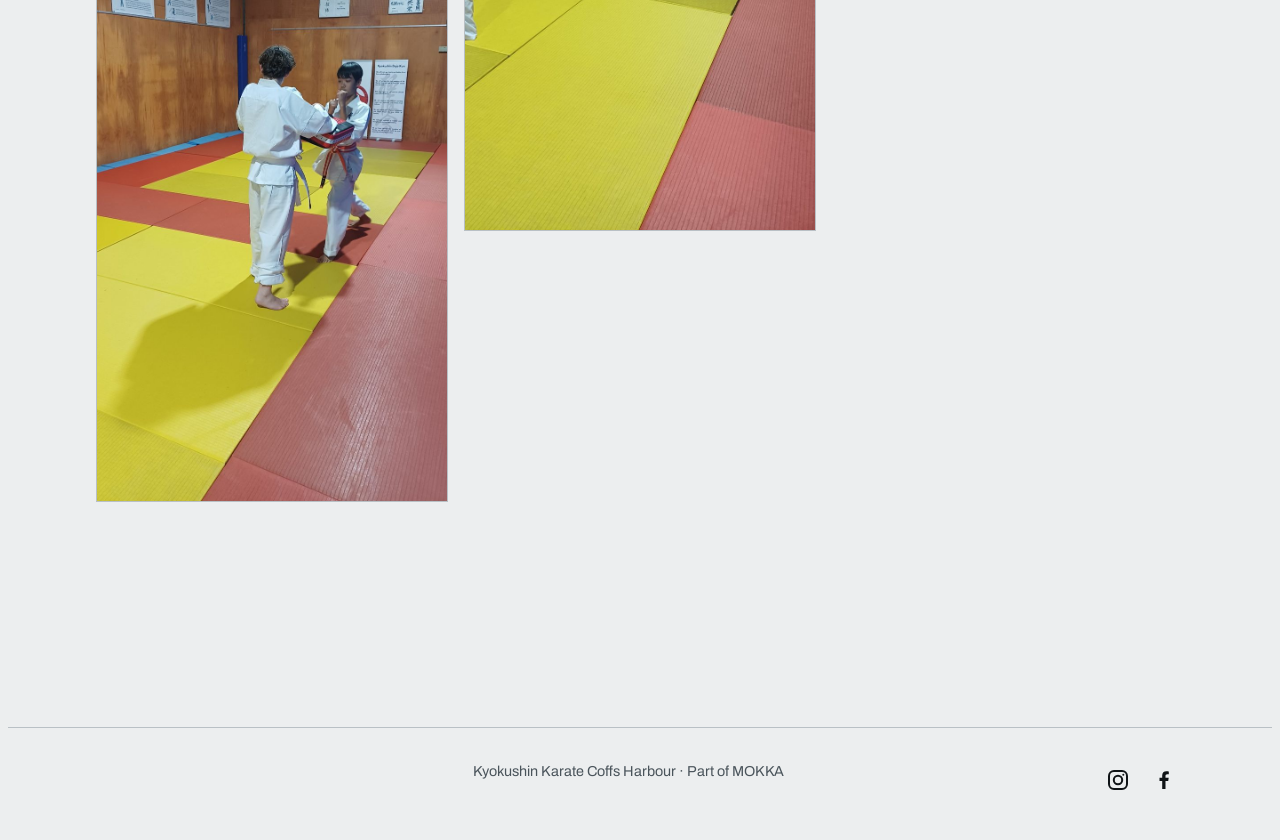
<file: photos.html>
<!doctype html>
<html lang="en-AU">
<head>
<meta charset="utf-8">
<meta name="viewport" content="width=device-width, initial-scale=1, viewport-fit=cover">
<title>Photos | Kyokushin Karate Coffs Harbour</title>
<meta name="description" content="Photos from training, competition and seminars at Kyokushin Karate Coffs Harbour.">
<meta name="claude:viewport-fit-sides" content="cover">
<link rel="preconnect" href="https://fonts.googleapis.com">
<link rel="preconnect" href="https://fonts.gstatic.com" crossorigin>
<link rel="stylesheet" href="https://fonts.googleapis.com/css2?family=Big+Shoulders+Display:wght@700;800&family=Archivo:wght@400;500;600;700&display=swap">
<link rel="stylesheet" href="https://fonts.googleapis.com/css2?family=Noto+Serif+JP:wght@900&text=%E6%A5%B5%E7%9C%9F&display=swap">
<link rel="stylesheet" href="style.css">
<script src="site.js"></script>
</head>
<body>
<header class="bar">
  <div class="wrap">
    <a class="mark" href="index.html">Kyokushin Coffs Harbour<span>.</span></a>
    <nav aria-label="Main">
      <a href="index.html#train">Training</a>
      <a href="index.html#classes">Classes</a>
      <a href="index.html#grading">Grading</a>
      <a href="index.html#fees">Fees</a>
      <a href="about.html">Instructor</a>
      <a href="photos.html" aria-current="page">Photos</a>
      <a href="index.html#trial">Free trial</a>
      <a href="index.html#visit">Visit</a>
    </nav>
  </div>
</header>

<main id="top">
  <section id="photos">
    <div class="wrap">
      <div class="section-head">
        <h1>Photos</h1>
        <p>Training at the dojo, plus a few moments from competition and visiting seminars.</p>
      </div>
      <div class="gallery">
        <figure><img src="class-stances.jpg" width="1400" height="788" loading="lazy" alt="Adults and kids practising a fighting stance together on the dojo mats"><figcaption></figcaption></figure>
        <figure><img src="kids-class.jpg" width="1050" height="1400" loading="lazy" alt="Kids lined up on the mats during a class"><figcaption></figcaption></figure>
        <figure><img src="kicking-drill.jpg" width="1050" height="1400" loading="lazy" alt="Students lifting their knees in a kicking drill facing an instructor"><figcaption></figcaption></figure>
        <figure><img src="pad-drill.jpg" width="787" height="1400" loading="lazy" alt="Two students working on punching technique with a kicking pad"><figcaption></figcaption></figure>
        <figure><img src="pad-kick.jpg" width="787" height="1400" loading="lazy" alt="A student kicking a pad held by a partner"><figcaption></figcaption></figure>
        <figure><img src="bowing-in.jpg" width="1400" height="1050" loading="lazy" alt="Students kneeling in a row at the start of class"><figcaption></figcaption></figure>
        <figure><img src="partner-drill.jpg" width="787" height="1400" loading="lazy" alt="Two students practising a technique with a partner"><figcaption></figcaption></figure>
        <figure><img src="high-kick.jpg" width="982" height="1400" loading="lazy" alt="A student landing a high kick on a partner in front of Kyokushin posters"><figcaption></figcaption></figure>
        <figure><img src="tournament.jpg" width="1400" height="774" loading="lazy" alt="Competitors and officials lined up with medals and trophies at a tournament"><figcaption></figcaption></figure>
        <figure><img src="group.jpg" width="1400" height="1170" loading="lazy" alt="A group of students of different ages and belt colours standing together"><figcaption>The Ballina dojo group</figcaption></figure>
        <figure><img src="seminar.jpg" width="1400" height="631" loading="lazy" alt="A large group of Kyokushin karate students and seniors in a dojo"><figcaption>Ballina Dojo Opening Day</figcaption></figure>
      </div>
      <div class="page-cta">
        <a class="btn primary" href="index.html#trial">Book a free trial class</a>
        <p>Come and try a class before you commit. No cost and no gear needed.</p>
      </div>
    </div>
  </section>
</main>

<footer>
  <div class="wrap">
    <span class="osu">Osu</span>
    <span>Kyokushin Karate Coffs Harbour &middot; Part of MOKKA</span>
    <span class="foot-social"><a class="foot-icon" href="https://www.instagram.com/mokka.coffs.harbour/" target="_blank" rel="noopener" aria-label="Instagram" title="Instagram"><svg viewBox="0 0 24 24" width="24" height="24" fill="none" stroke="currentColor" stroke-width="2" stroke-linecap="round" stroke-linejoin="round" aria-hidden="true"><rect x="3" y="3" width="18" height="18" rx="5"/><circle cx="12" cy="12" r="4.2"/><circle cx="17.3" cy="6.7" r="1" fill="currentColor" stroke="none"/></svg></a><a class="foot-icon" href="https://www.facebook.com/profile.php?id=61577713940890" target="_blank" rel="noopener" aria-label="Facebook" title="Facebook"><svg viewBox="0 0 24 24" width="24" height="24" fill="currentColor" aria-hidden="true"><path d="M13.5 21v-8h2.7l.5-3.2h-3.2V7.9c0-.9.4-1.7 1.8-1.7h1.5V3.4c-.3 0-1.3-.2-2.4-.2-2.6 0-4.2 1.5-4.2 4.3v2.3H7.5V13h2.7v8h3.3z"/></svg></a></span>
  </div>
</footer>
</body>
</html>
</file>
<file: style.css>
/* Layout: one long page. Wordmark bar, hero with an oversized kanji, then a column of ruled sections. The belt order is the one structural device because it is the real path a student follows. */
  :root {
    --bg: #ECEEEF;
    --surface: #E1E4E6;
    --fg: #0F1316;
    --muted: #4A545B;
    --rule: #B9C0C5;
    --accent: #C8261E;
    --accent-ink: #B01E17;
    --on-accent: #FFFFFF;
    --font-display: "Big Shoulders Display", "Arial Narrow", Impact, sans-serif;
    --font-body: "Archivo", system-ui, -apple-system, "Segoe UI", sans-serif;
    --font-kanji: "Noto Serif JP", "Hiragino Mincho ProN", "Yu Mincho", serif;
    --belt-white: #F7F7F5;
    --belt-orange: #E8782A;
    --belt-blue: #2F6FB5;
    --belt-yellow: #F0C419;
    --belt-green: #2E8B57;
    --belt-brown: #6B4426;
    --belt-black: #15191C;
  }
  @media (prefers-color-scheme: dark) {
    :root:not([data-theme="light"]) {
      --bg: #0E1114;
      --surface: #171B1F;
      --fg: #ECEEEF;
      --muted: #9AA4AB;
      --rule: #2B3238;
      --accent: #FF5A4D;
      --accent-ink: #FF6B5E;
      --on-accent: #0E1114;
      --belt-black: #000000;
      color-scheme: dark;
    }
  }
  :root[data-theme="dark"] {
    --bg: #0E1114;
    --surface: #171B1F;
    --fg: #ECEEEF;
    --muted: #9AA4AB;
    --rule: #2B3238;
    --accent: #FF5A4D;
    --accent-ink: #FF6B5E;
    --on-accent: #0E1114;
    --belt-black: #000000;
    color-scheme: dark;
  }

  * { box-sizing: border-box; }
  html { scroll-behavior: smooth; }
  body {
    background: var(--bg);
    color: var(--fg);
    font-family: var(--font-body);
    font-size: 17px;
    line-height: 1.6;
  }
  a { color: inherit; }
  :focus-visible { outline: 3px solid var(--accent); outline-offset: 3px; }

  .wrap {
    max-width: 1120px;
    margin-inline: auto;
    padding-left: max(16px, env(safe-area-inset-left, 0px));
    padding-right: max(16px, env(safe-area-inset-right, 0px));
  }
  .wrap > * { min-width: 0; }

  h1, h2, h3 {
    font-family: var(--font-display);
    font-weight: 800;
    line-height: 0.95;
    letter-spacing: 0.01em;
    text-transform: uppercase;
    text-wrap: balance;
    margin: 0;
  }
  p { margin: 0; max-width: 62ch; }

  /* Header */
  .bar { border-bottom: 1px solid var(--rule); }
  .bar .wrap {
    display: flex;
    flex-wrap: wrap;
    align-items: center;
    justify-content: space-between;
    gap: 12px 32px;
    padding-block: 18px;
  }
  .mark {
    font-family: var(--font-display);
    font-weight: 800;
    font-size: 1.6rem;
    letter-spacing: 0.1em;
    text-transform: uppercase;
    text-decoration: none;
    line-height: 1;
  }
  .mark span { color: var(--accent-ink); }
  nav { display: flex; flex-wrap: wrap; gap: 6px 24px; font-size: 0.95rem; font-weight: 600; }
  nav a { text-decoration: none; padding-block: 4px; border-bottom: 2px solid transparent; }
  nav a:hover { border-bottom-color: var(--accent); }

  /* Hero */
  .hero .wrap {
    display: grid;
    grid-template-columns: minmax(0, 1.15fr) minmax(0, 0.85fr);
    gap: 24px 48px;
    align-items: center;
    padding-block: clamp(40px, 7vw, 88px);
  }
  .eyebrow {
    font-size: 0.8rem;
    font-weight: 700;
    letter-spacing: 0.16em;
    text-transform: uppercase;
    color: var(--accent-ink);
    margin-bottom: 16px;
  }
  .hero h1 { font-size: clamp(3.4rem, 9vw, 7rem); }
  .hero .lede { margin-top: 24px; font-size: 1.15rem; color: var(--muted); }
  .hero .lede strong { color: var(--fg); font-weight: 600; }
  .actions { display: flex; flex-wrap: wrap; gap: 12px; margin-top: 32px; }
  .btn {
    display: inline-block;
    font-weight: 700;
    font-size: 0.95rem;
    letter-spacing: 0.04em;
    text-decoration: none;
    padding: 14px 24px;
    border: 2px solid var(--fg);
  }
  .btn.primary { background: var(--accent); border-color: var(--accent); color: var(--on-accent); }
  .btn.primary:hover { background: var(--fg); border-color: var(--fg); color: var(--bg); }
  .btn.ghost:hover { background: var(--fg); color: var(--bg); }

  .kanji {
    font-family: var(--font-kanji);
    font-weight: 900;
    font-size: clamp(9rem, 26vw, 21rem);
    line-height: 0.82;
    color: var(--fg);
    writing-mode: vertical-rl;
    text-orientation: upright;
    justify-self: center;
    letter-spacing: 0.04em;
  }
  .kanji-caption {
    grid-column: 2;
    font-size: 0.85rem;
    color: var(--muted);
    text-align: center;
    margin-top: -8px;
  }
  .kanji-caption b { color: var(--fg); font-weight: 600; }

  /* Sections */
  section { border-top: 1px solid var(--rule); }
  section > .wrap { padding-block: clamp(48px, 7vw, 88px); }
  .section-head {
    display: grid;
    grid-template-columns: minmax(0, 0.9fr) minmax(0, 1.4fr);
    gap: 16px 48px;
    margin-bottom: 40px;
    align-items: end;
  }
  .section-head h1, .section-head h2 { font-size: clamp(2.4rem, 5.5vw, 4rem); }
  .section-head p { color: var(--muted); }

  /* Training */
  .trio { display: grid; grid-template-columns: repeat(3, minmax(0, 1fr)); gap: 0; border: 1px solid var(--rule); }
  .trio article { padding: 28px; border-right: 1px solid var(--rule); }
  .trio article:last-child { border-right: 0; }
  .jp {
    font-family: var(--font-display);
    font-weight: 700;
    font-size: 0.95rem;
    letter-spacing: 0.14em;
    text-transform: uppercase;
    color: var(--accent-ink);
    margin-bottom: 10px;
  }
  .trio h3 { font-size: 2.2rem; margin-bottom: 12px; }
  .trio p { color: var(--muted); font-size: 1rem; }

  /* Classes */
  .days { display: grid; grid-template-columns: repeat(2, minmax(0, 1fr)); gap: 24px; }
  .day { background: var(--surface); padding: 28px; display: grid; gap: 10px; align-content: start; }
  .day .when { font-family: var(--font-display); font-weight: 800; font-size: 3rem; line-height: 0.9; text-transform: uppercase; }
  .day .who { font-weight: 700; color: var(--accent-ink); letter-spacing: 0.06em; text-transform: uppercase; font-size: 0.8rem; }
  .day p { color: var(--muted); font-size: 1rem; }
  .where { margin-top: 24px; color: var(--muted); }
  .where b { color: var(--fg); }

  /* Belts */
  .ladder { list-style: none; margin: 0; padding: 0; display: grid; grid-template-columns: repeat(7, minmax(0, 1fr)); gap: 8px; }
  .ladder li { display: grid; gap: 10px; align-content: start; }
  .ladder .tape { height: 18px; background: var(--c); border: 1px solid var(--rule); }
  .ladder .name { font-family: var(--font-display); font-weight: 700; font-size: 1.25rem; letter-spacing: 0.06em; text-transform: uppercase; }
  .ladder-note { margin-top: 24px; color: var(--muted); }
  .ladder-title { font-size: 2rem; margin-bottom: 20px; }
  .junior-title { margin-top: 56px; }
  .ladder.junior { grid-template-columns: repeat(7, minmax(0, 1fr)); }
  .ladder.junior .tape {
    background: linear-gradient(var(--c), var(--c)) center / 100% 8px no-repeat, var(--base, var(--belt-white));
  }
  .ladder .detail { font-size: 0.88rem; line-height: 1.4; color: var(--muted); }
  .times { list-style: none; margin: 4px 0 0; padding: 0; display: grid; gap: 0; }
  .times li { display: flex; justify-content: space-between; align-items: baseline; gap: 16px; padding: 12px 0; border-top: 1px solid var(--rule); }
  .times span { font-weight: 700; letter-spacing: 0.06em; text-transform: uppercase; font-size: 0.8rem; color: var(--muted); }
  .times b { font-family: var(--font-display); font-weight: 800; font-size: 1.6rem; line-height: 1; font-variant-numeric: tabular-nums; }

  /* Fees */
  .fees-wrap { overflow-x: auto; }
  table { width: 100%; border-collapse: collapse; min-width: 420px; }
  th, td { text-align: left; padding: 18px 20px; border-bottom: 1px solid var(--rule); }
  thead th { font-size: 0.8rem; letter-spacing: 0.14em; text-transform: uppercase; color: var(--muted); font-weight: 700; }
  tbody th { font-family: var(--font-display); font-size: 1.7rem; font-weight: 800; text-transform: uppercase; }
  td { font-family: var(--font-display); font-weight: 800; font-size: 2.4rem; line-height: 1; font-variant-numeric: tabular-nums; }
  td small { font-family: var(--font-body); font-weight: 500; font-size: 0.85rem; color: var(--muted); margin-left: 6px; }
  .fees-note { margin-top: 20px; color: var(--muted); font-size: 0.95rem; }

  .extras { margin-top: 56px; }
  .extras h3 { font-size: 2rem; margin-bottom: 20px; }
  .extras dl { margin: 0; display: grid; grid-template-columns: repeat(auto-fit, minmax(150px, 1fr)); gap: 0; border: 1px solid var(--rule); }
  .extras .item { padding: 20px; border-right: 1px solid var(--rule); border-bottom: 1px solid var(--rule); margin: -1px 0 0 -1px; display: grid; gap: 6px; align-content: start; }
  .extras dt { font-size: 0.8rem; letter-spacing: 0.14em; text-transform: uppercase; color: var(--muted); font-weight: 700; }
  .extras dd { margin: 0; font-family: var(--font-display); font-weight: 800; font-size: 2.4rem; line-height: 1; font-variant-numeric: tabular-nums; }

  /* About */
  .about { display: grid; grid-template-columns: minmax(0, 0.9fr) minmax(0, 1.4fr); gap: 32px 48px; align-items: start; }
  .about-facts { margin: 0; border: 1px solid var(--rule); background: var(--surface); }
  .about-facts div { padding: 16px 20px; border-top: 1px solid var(--rule); }
  .about-facts div:first-child { border-top: 0; }
  .about-facts dt { font-weight: 700; letter-spacing: 0.14em; text-transform: uppercase; font-size: 0.78rem; color: var(--muted); }
  .about-facts dd { margin: 4px 0 0; font-size: 1.05rem; }
  .about-text { display: grid; gap: 16px; max-width: 62ch; }
  .about-text p { margin: 0; color: var(--muted); }
  .about-text p:first-child { color: var(--fg); font-size: 1.15rem; }

  /* Photos */
  .gallery { columns: 3 280px; column-gap: 16px; }
  .gallery figure { margin: 0 0 16px; break-inside: avoid; }
  .gallery img { display: block; width: 100%; height: auto; border: 1px solid var(--rule); background: var(--surface); }
  .gallery figcaption { margin-top: 8px; font-size: 0.9rem; color: var(--muted); }

  /* Trial form */
  .trial-form { display: grid; gap: 20px; max-width: 760px; }
  .form-grid { display: grid; grid-template-columns: repeat(2, minmax(0, 1fr)); gap: 20px 24px; }
  .field { display: grid; gap: 8px; align-content: start; min-width: 0; }
  .field.wide { grid-column: 1 / -1; }
  .field label { font-weight: 700; letter-spacing: 0.1em; text-transform: uppercase; font-size: 0.78rem; color: var(--muted); }
  .field label small { text-transform: none; letter-spacing: 0; font-weight: 400; font-size: 0.85rem; }
  .field input, .field select, .field textarea {
    width: 100%;
    font: inherit;
    font-size: 1rem;
    color: var(--fg);
    background: var(--surface);
    border: 1px solid var(--rule);
    border-radius: 0;
    padding: 13px 14px;
    min-width: 0;
  }
  .field textarea { min-height: 120px; resize: vertical; }
  .field input:focus-visible, .field select:focus-visible, .field textarea:focus-visible { outline: 3px solid var(--accent); outline-offset: 1px; border-color: var(--fg); }
  .hp { position: absolute; left: -9999px; width: 1px; height: 1px; overflow: hidden; }
  .form-actions { display: flex; flex-wrap: wrap; align-items: center; gap: 16px 24px; }
  button.btn { font-family: inherit; cursor: pointer; background: transparent; color: var(--fg); }
  button.btn.primary { background: var(--accent); color: var(--on-accent); }
  button.btn:disabled { opacity: 0.6; cursor: wait; }
  .form-note { color: var(--muted); font-size: 0.9rem; }
  .form-status { min-height: 1.5em; font-weight: 600; }
  .form-status.ok { color: var(--fg); border-left: 4px solid var(--accent); padding-left: 12px; }
  .form-status.err { color: var(--accent-ink); }

  /* Visit */
  .visit { display: grid; grid-template-columns: minmax(0, 1fr) minmax(0, 1fr); gap: 32px 48px; }
  .visit h3 { font-size: 1.8rem; margin-bottom: 12px; }
  .visit p { color: var(--muted); }
  .visit ul { margin: 0; padding-left: 1.1em; color: var(--muted); display: grid; gap: 8px; }
  .visit .contact-list { list-style: none; margin: 20px 0 0; padding: 0; display: grid; gap: 0; color: var(--fg); }
  .visit .contact-list li { display: grid; grid-template-columns: 5.5rem minmax(0, 1fr); gap: 12px; padding: 14px 0; border-top: 1px solid var(--rule); }
  .visit .contact-list span { font-weight: 700; letter-spacing: 0.14em; text-transform: uppercase; font-size: 0.8rem; color: var(--muted); padding-top: 3px; }
  .visit .contact-list a { overflow-wrap: anywhere; }
  .visit .contact-list .social-links { display: flex; flex-wrap: wrap; gap: 10px; padding-top: 0; letter-spacing: 0; text-transform: none; font-size: 1rem; }
  .visit .contact-list .social-links a.icon-btn { display: inline-flex; align-items: center; justify-content: center; width: 48px; height: 48px; padding: 0; }
  .icon-btn svg, .foot-icon svg { display: block; }
  .visit .contact-list address { font-style: normal; }

  footer { border-top: 1px solid var(--rule); }
  footer .wrap { padding-block: 32px; display: flex; flex-wrap: wrap; gap: 8px 32px; justify-content: space-between; color: var(--muted); font-size: 0.9rem; }
  .foot-social { display: inline-flex; gap: 6px; align-items: center; }
  .foot-icon { display: inline-flex; align-items: center; justify-content: center; width: 40px; height: 40px; color: var(--fg); }
  .foot-icon:hover { color: var(--accent-ink); }
  footer .osu { font-family: var(--font-display); font-weight: 800; font-size: 1.4rem; letter-spacing: 0.14em; color: var(--fg); text-transform: uppercase; }

  @media (max-width: 860px) {
    .hero .wrap { grid-template-columns: minmax(0, 1fr); }
    .kanji { order: -1; justify-self: start; writing-mode: horizontal-tb; font-size: clamp(6rem, 30vw, 10rem); line-height: 1; }
    .kanji-caption { grid-column: 1; order: -1; text-align: left; margin-top: -16px; }
    .section-head { grid-template-columns: minmax(0, 1fr); }
    .trio { grid-template-columns: minmax(0, 1fr); }
    .trio article { border-right: 0; border-bottom: 1px solid var(--rule); }
    .trio article:last-child { border-bottom: 0; }
    .days { grid-template-columns: minmax(0, 1fr); }
    .ladder, .ladder.junior { grid-template-columns: repeat(2, minmax(0, 1fr)); gap: 20px 16px; }
    .visit { grid-template-columns: minmax(0, 1fr); }
    .about { grid-template-columns: minmax(0, 1fr); }
    .form-grid { grid-template-columns: minmax(0, 1fr); }
    table { min-width: 0; }
    th, td { padding: 14px 8px; }
    thead th { font-size: 0.7rem; letter-spacing: 0.06em; }
    tbody th { font-size: 1.3rem; }
    td { font-size: 1.8rem; }
    td small { display: block; margin: 4px 0 0; }
  }
  @media (prefers-reduced-motion: reduce) {
    html { scroll-behavior: auto; }
  }

  nav a[aria-current="page"] { border-bottom-color: var(--accent); }
  .page-cta { margin-top: 40px; display: flex; flex-wrap: wrap; align-items: center; gap: 16px 24px; padding-top: 32px; border-top: 1px solid var(--rule); }
  .page-cta p { margin: 0; color: var(--muted); }

  /* ---------- Motion ---------- */
  /* Hover polish. Only on devices that really hover, so phones do not get stuck states. */
  .btn, nav a, .day, .trio article, .card, .gallery img, .ladder .tape { transition: transform 0.25s ease, box-shadow 0.25s ease, background-color 0.2s ease, color 0.2s ease, border-color 0.2s ease; }
  @media (hover: hover) {
    .btn:hover { transform: translateY(-2px); box-shadow: 0 6px 16px rgba(0, 0, 0, 0.18); }
    .day:hover, .card:hover { transform: translateY(-3px); box-shadow: 0 10px 24px rgba(0, 0, 0, 0.12); }
    .trio article:hover { background: var(--surface); }
    .ladder li:hover .tape { transform: scaleY(1.5); }
  }

  /* Hero entrance, played once on load. */
  @media (prefers-reduced-motion: no-preference) {
    @keyframes rise { from { opacity: 0; transform: translateY(22px); } to { opacity: 1; transform: none; } }
    @keyframes settle { from { opacity: 0; transform: scale(0.94); } to { opacity: 1; transform: none; } }
    .hero .eyebrow { animation: rise 0.7s ease both; }
    .hero h1 { animation: rise 0.8s 0.1s ease both; }
    .hero .lede { animation: rise 0.8s 0.25s ease both; }
    .hero .actions { animation: rise 0.8s 0.4s ease both; }
    .hero .kanji { animation: settle 1s 0.2s ease both; }
    .hero .kanji-caption { animation: rise 0.8s 0.6s ease both; }
  }

  /* Scroll reveal. Elements are only hidden once site.js has run and tagged them.
     site.js skips all of this when the visitor prefers reduced motion. */
  body { overflow-x: hidden; overflow-x: clip; }
  .hero { overflow: clip; }
  .js .reveal {
    opacity: 0;
    transform: translate(var(--rx, 0), var(--ry, 24px));
    transition: opacity 0.7s ease, transform 0.8s cubic-bezier(0.2, 0.7, 0.2, 1);
  }
  .js .reveal.in { opacity: 1; transform: none; }
  /* The two class days slide in from opposite sides. */
  .days .day:nth-child(odd) { --rx: -20px; --ry: 0px; }
  .days .day:nth-child(even) { --rx: 20px; --ry: 0px; }

  @media (prefers-reduced-motion: no-preference) {
    /* Scroll progress, a thin red line across the top of the window. */
    .scroll-progress {
      position: fixed; top: 0; left: 0; right: 0; height: 3px; z-index: 90;
      background: var(--accent); transform-origin: 0 50%; transform: scaleX(0);
      pointer-events: none; opacity: 0; transition: opacity 0.3s ease;
    }

    /* Section rules draw across in red, then cool to the normal rule colour. */
    .js section.rule-draw { position: relative; border-top-color: transparent; }
    .js section.rule-draw::before {
      content: ""; position: absolute; top: -1px; left: 0; right: 0; height: 1px;
      background: var(--accent); transform: scaleX(0); transform-origin: 0 50%;
      transition: transform 1.1s cubic-bezier(0.65, 0, 0.35, 1), background-color 0.8s ease 1.1s;
    }
    .js section.rule-draw.drawn::before { transform: none; background: var(--rule); }

    /* Section headings wipe up from their baseline. */
    .js .section-head h1, .js .section-head h2 {
      clip-path: inset(-0.2em -0.2em -0.2em -0.2em);
      transition: clip-path 0.8s cubic-bezier(0.2, 0.7, 0.2, 1) 0.1s, translate 0.8s cubic-bezier(0.2, 0.7, 0.2, 1) 0.1s;
    }
    .js .section-head:not(.in) h1, .js .section-head:not(.in) h2 { clip-path: inset(100% -0.2em -0.2em -0.2em); translate: 0 0.3em; }
    .js .section-head p { transition: opacity 0.7s ease 0.35s; }
    .js .section-head:not(.in) p { opacity: 0; }

    /* Training cards: the Japanese term slides in after the card. */
    .js .trio article .jp { transition: opacity 0.6s ease 0.3s, translate 0.6s cubic-bezier(0.2, 0.7, 0.2, 1) 0.3s; }
    .js .trio article:not(.in) .jp { opacity: 0; translate: -12px 0; }

    /* Class times tick in one row at a time. */
    .js .day .times li { transition: opacity 0.5s ease, translate 0.5s ease; }
    .js .day .times li:nth-child(2) { transition-delay: 0.12s; }
    .js .day:not(.in) .times li { opacity: 0; translate: 0 8px; }

    /* Belts are tied on in order, white through to black. */
    .js .ladder .tape {
      transform-origin: 0 50%;
      transition: transform 0.25s ease, box-shadow 0.25s ease, background-color 0.2s ease, border-color 0.2s ease,
        scale 0.6s cubic-bezier(0.2, 0.7, 0.2, 1) calc(var(--i, 0) * 110ms + 150ms);
    }
    .js .ladder .name, .js .ladder .detail { transition: opacity 0.5s ease calc(var(--i, 0) * 110ms + 300ms); }
    .js .ladder:not(.in) .tape { scale: 0 1; }
    .js .ladder:not(.in) .name, .js .ladder:not(.in) .detail { opacity: 0; }

    /* Gear prices pop in one after another. */
    .js .extras .item { transition: opacity 0.5s ease, translate 0.5s cubic-bezier(0.2, 0.7, 0.2, 1); }
    .js .extras .item:nth-child(2) { transition-delay: 0.08s; }
    .js .extras .item:nth-child(3) { transition-delay: 0.16s; }
    .js .extras .item:nth-child(4) { transition-delay: 0.24s; }
    .js .extras .item:nth-child(5) { transition-delay: 0.32s; }
    .js .extras:not(.in) .item { opacity: 0; translate: 0 12px; }

    /* Instructor facts slide in row by row. */
    .js .about-facts > div { transition: opacity 0.5s ease calc(var(--i, 0) * 90ms + 150ms), translate 0.5s cubic-bezier(0.2, 0.7, 0.2, 1) calc(var(--i, 0) * 90ms + 150ms); }
    .js .about-facts:not(.in) > div { opacity: 0; translate: -14px 0; }

    /* Photos settle from a slight zoom as they appear. */
    .js .gallery img { transition: transform 0.25s ease, box-shadow 0.25s ease, scale 1.3s cubic-bezier(0.2, 0.7, 0.2, 1); }
    .js .gallery figure:not(.in) img { scale: 1.12; }

    /* "Osu" in the footer closes up like a bow. */
    footer .osu { transition: letter-spacing 1s cubic-bezier(0.2, 0.7, 0.2, 1), opacity 0.7s ease; }
    .js footer .osu.reveal { transform: none; }
    .js footer .osu:not(.in) { letter-spacing: 0.5em; }
  }
  @media (prefers-reduced-motion: reduce) {
    .js .reveal { opacity: 1; transform: none; transition: none; }
    .btn, nav a, .day, .trio article, .card, .gallery img, .ladder .tape { transition: none; }
    .btn:hover, .day:hover, .card:hover, .ladder li:hover .tape { transform: none; }
  }

  /* Photo gallery: zoom on hover and a full-screen viewer. */
  .gallery figure { overflow: hidden; }
  .zoom { display: block; width: 100%; padding: 0; margin: 0; border: 0; background: none; cursor: zoom-in; overflow: hidden; }
  @media (hover: hover) { .zoom:hover img { transform: scale(1.04); } }
  .lb { position: fixed; inset: 0; z-index: 100; display: grid; grid-template-rows: minmax(0, 1fr) auto; place-items: center; gap: 12px; padding: 56px 16px 20px; background: rgba(5, 8, 10, 0.93); opacity: 0; visibility: hidden; transition: opacity 0.25s ease, visibility 0.25s; }
  .lb.open { opacity: 1; visibility: visible; }
  .lb img { max-width: 100%; max-height: 100%; width: auto; height: auto; object-fit: contain; border: 0; transition: opacity 0.2s ease; }
  .lb img.swap { opacity: 0; }
  .lb-cap { color: #D5DCE2; font-size: 0.95rem; text-align: center; min-height: 1.5em; }
  .lb button { position: absolute; width: 48px; height: 48px; border: 0; border-radius: 50%; background: rgba(255, 255, 255, 0.14); color: #fff; font: inherit; font-size: 1.6rem; line-height: 1; cursor: pointer; display: grid; place-items: center; }
  .lb button:hover { background: rgba(255, 255, 255, 0.28); }
  .lb-close { top: 8px; right: 8px; }
  .lb-prev { left: 8px; top: 50%; transform: translateY(-50%); }
  .lb-next { right: 8px; top: 50%; transform: translateY(-50%); }
  @media (prefers-reduced-motion: reduce) { .lb, .lb img { transition: none; } }
</file>
